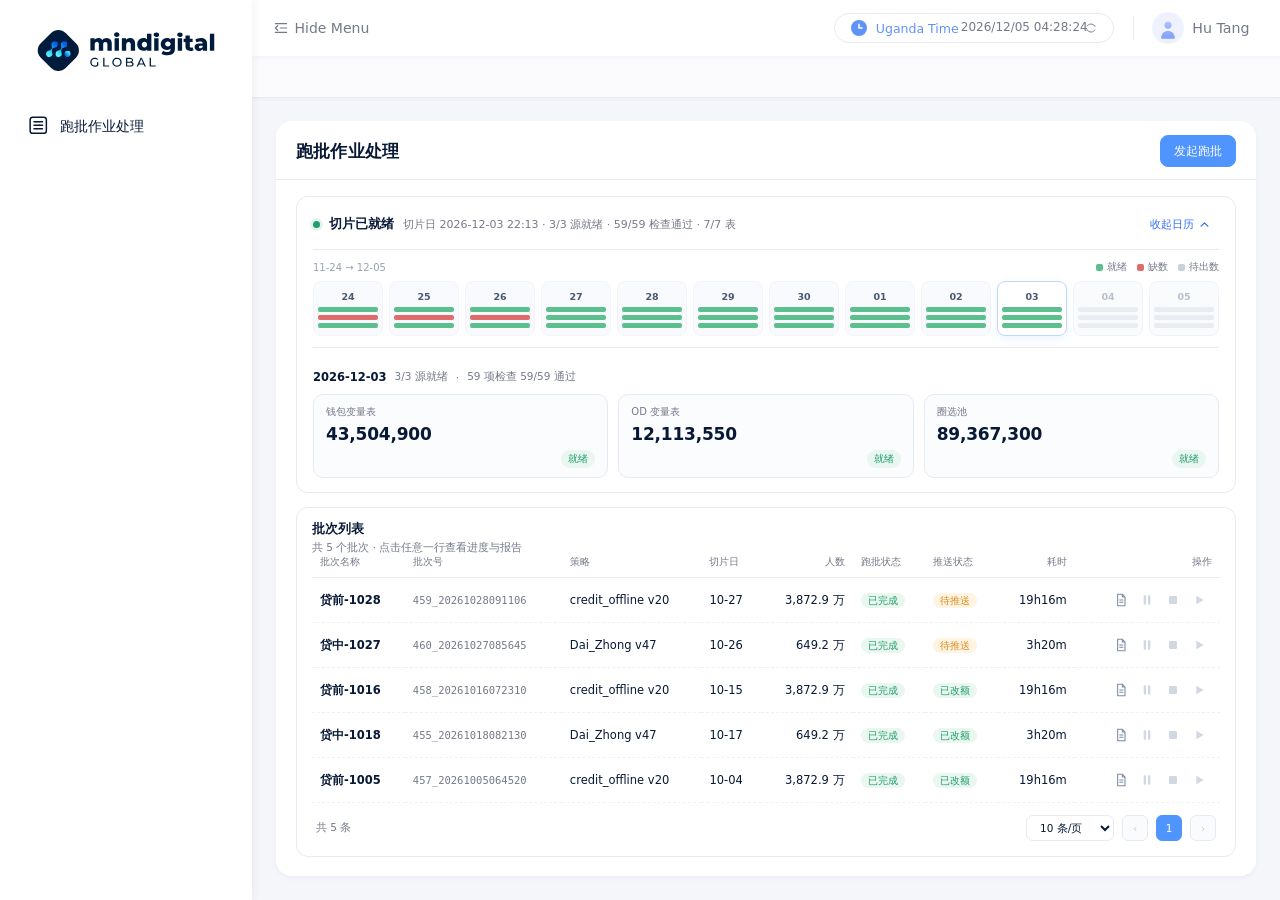
<file: index.html>
<!DOCTYPE html>
<html lang="zh-CN">
<head>
<meta charset="utf-8">
<meta name="viewport" content="width=device-width, initial-scale=1">
<title>跑批作业处理 · risk control platform</title>
<style>
/* ===== shell ===== */
:root {
  --ink:#081936; --muted:#75798A; --faint:#9AA1B6;
  --blue:#5095FF; --blue-deep:#2F6BFF; --blue-weak:#EEF4FF;
  --line:#E8EAF2; --page:#F5F6FA;
  --green:#1F9D6B; --green-weak:#E9F7F0;
  --amber:#D98A1F; --amber-weak:#FFF4E2;
  --red:#D64545; --red-weak:#FDECEC;
}
* { box-sizing:border-box; }
html, body { height:100%; margin:0; }
body {
  font-family:-apple-system, system-ui, "Segoe UI", Roboto, "Helvetica Neue", Arial, "Noto Sans", sans-serif;
  font-size:14px; color:var(--ink); background:var(--page);
  -webkit-font-smoothing:antialiased; -moz-osx-font-smoothing:grayscale;
  overflow-x:auto; overflow-y:hidden;
}
.app { display:flex; height:100vh; min-height:640px; position:relative; }
.sidebar { flex:0 0 252px; width:252px; background:#fff; box-shadow:2px 0 8px rgba(29,35,41,.05); position:relative; z-index:5; transition:width .28s cubic-bezier(.645,.045,.355,1), flex-basis .28s cubic-bezier(.645,.045,.355,1); overflow:hidden; }
.brand { padding:28.5px 0 0 35.5px; }
.brand img { display:block; width:180.5px; height:auto; }
.nav { margin-top:26.5px; }
.subnav { display:flex; flex-direction:column; margin-top:2px; }
.subnav-item { position:relative; height:36px; display:flex; align-items:center; padding:0 22px 0 62px; border:0; background:none; font:inherit; font-size:13px; color:var(--muted); cursor:pointer; text-align:left; }
.subnav-item:hover { color:var(--ink); background:rgba(80,149,255,.04); }
.subnav-item.on { color:var(--blue-deep); font-weight:500; background:#F3F8FF; }
.subnav-item.on:before { content:''; position:absolute; left:0; top:8px; bottom:8px; width:2px; background:var(--blue); border-radius:1px; }

.nav-item { height:54px; display:flex; align-items:center; padding:0 22.6px 0 27.5px; cursor:pointer; color:var(--ink); font-size:14px; line-height:1; transition:background .2s; user-select:none; }
.nav-item:hover { background:rgba(80,149,255,.05); }
.nav-item .ico { width:20.5px; height:20.5px; flex:0 0 20.5px; margin-right:12px; }
.nav-item .label { flex:1 1 auto; white-space:nowrap; transform:translateY(.5px); }
.chev { width:9px; height:5.4px; flex:0 0 9px; color:var(--ink); opacity:.92; }
.main { flex:1 1 auto; min-width:0; display:flex; flex-direction:column; }
.topbar { flex:0 0 56px; height:56px; background:#fff; display:flex; align-items:center; justify-content:space-between; padding:0 30.5px 0 22px; box-shadow:0 2px 3px rgba(151,160,195,.08); position:relative; z-index:4; }
.hide-btn { display:flex; align-items:center; gap:6.5px; position:relative; top:-.5px; background:none; border:0; padding:0; margin:0; font:inherit; font-size:14px; color:var(--muted); cursor:pointer; transition:color .2s; }
.hide-btn:hover { color:var(--ink); }
.hide-btn svg { width:14px; height:14px; display:block; }
.top-right { display:flex; align-items:center; }
.timepill { position:relative; width:279.5px; height:30px; flex:0 0 279.5px; border:1px solid var(--line); border-radius:15px; background:#fff; white-space:nowrap; }
.timepill .clk { position:absolute; left:16px; top:6px; width:16px; height:16px; display:block; }
.timepill .tz { position:absolute; left:40.5px; top:50%; transform:translateY(-50%); color:#6193F7; font-size:12.5px; }
.timepill .date { position:absolute; left:125.5px; top:50%; transform:translateY(calc(-50% - 1.5px)); color:var(--muted); font-size:12px; }
.timepill .sync { position:absolute; left:249.5px; top:8px; width:12px; height:12px; display:block; color:var(--muted); cursor:pointer; }
.vdiv { width:1px; height:24px; background:var(--line); margin:0 0 0 19px; }
.user { display:flex; align-items:center; margin-left:18.5px; cursor:pointer; }
.avatar { width:32px; height:32px; border-radius:50%; overflow:hidden; background:#EFF2FE; display:block; }
.uname { margin-left:8px; font-size:14.2px; color:var(--muted); white-space:nowrap; transform:translateY(-.5px); }
.subbar { flex:0 0 42px; height:42px; background:#FBFBFD; border-bottom:1px solid #E8EAF2; box-shadow:0 2px 4px rgba(151,160,195,.08); position:relative; z-index:3; }
.content { flex:1 1 auto; min-height:0; padding:23px 24px 24px; background:var(--page); }
.card { height:100%; background:#fff; border-radius:16px; box-shadow:0 2px 4px rgba(151,160,195,.1); position:relative; overflow:hidden; }
.app.collapsed .sidebar { width:0; flex-basis:0; }

/* ===== workspace ===== */
.ws { display:flex; flex-direction:column; }
.ws-head { flex:0 0 auto; padding:14px 20px 12px; border-bottom:1px solid var(--line); position:relative; }
.ws-top { display:flex; align-items:center; justify-content:space-between; gap:14px; }
.ws-left { display:flex; align-items:center; gap:12px; min-width:0; }
.ws-h1 { font-size:17px; font-weight:600; letter-spacing:.2px; white-space:nowrap; }
.concept { font-size:9.5px; font-weight:500; color:#7C8AA5; background:#F2F5FA; border:1px solid #E6EAF2; border-radius:4px; padding:1px 5px; letter-spacing:0; }
.ws-meta { margin-top:7px; display:flex; align-items:center; gap:9px; font-size:12px; color:var(--muted); white-space:nowrap; overflow:hidden; }
.task-btn { display:inline-flex; align-items:center; gap:6px; background:none; border:0; padding:0 0 0 12px; border-left:1px solid var(--line); font:inherit; color:var(--ink); cursor:pointer; white-space:nowrap; }
.task-btn svg { width:9px; height:5.4px; color:var(--muted); }
.task-name { font-size:13px; font-weight:600; }
.task-code { font-size:11px; color:var(--muted); }
.sep { width:1px; height:10px; background:var(--line); }
.ws-right { display:flex; align-items:center; gap:10px; flex:0 0 auto; white-space:nowrap; }
.ws-right .btn, .ws-right .badge, .slice-chip { white-space:nowrap; flex:0 0 auto; }
.slice-chip { display:flex; gap:6px; align-items:center; border:1px solid var(--line); border-radius:8px; padding:5px 9px; font-size:11.5px; color:var(--muted); background:#FBFCFE; }
.slice-chip b { color:var(--ink); font-weight:600; }
.slice-chip i { font-style:normal; color:var(--faint); }
.badge { font-size:11px; padding:4px 9px; border-radius:999px; background:var(--green-weak); color:var(--green); font-weight:500; }
.badge.running { background:var(--blue-weak); color:var(--blue-deep); }
.badge.waiting { background:var(--amber-weak); color:var(--amber); }
.task-menu { position:absolute; top:44px; left:150px; width:330px; background:#fff; border:1px solid var(--line); border-radius:10px; box-shadow:0 12px 28px rgba(20,30,60,.12); padding:6px; z-index:20; }
.task-menu[hidden] { display:none; }
.task-menu button { display:flex; width:100%; justify-content:space-between; align-items:center; gap:10px; padding:9px 10px; border:0; background:none; border-radius:7px; text-align:left; cursor:pointer; font:inherit; }
.task-menu button:hover { background:#F6F9FE; }
.task-menu button.on { background:#F3F8FF; }
.task-menu b { font-size:12.5px; font-weight:600; display:block; }
.task-menu i { font-size:10.5px; color:var(--muted); font-style:normal; display:block; margin-top:2px; }
.task-menu em { font-size:11px; color:var(--muted); font-style:normal; }

.stages { flex:0 0 auto; display:grid; grid-template-columns:repeat(4,1fr); border-bottom:1px solid var(--line); }
.stage { position:relative; display:flex; align-items:center; gap:10px; padding:10px 16px 9px; background:#fff; border:0; border-right:1px solid var(--line); cursor:pointer; text-align:left; font:inherit; color:var(--ink); }
.stage:last-child { border-right:0; }
.stage:after { content:''; position:absolute; left:0; right:0; bottom:-1px; height:2px; background:transparent; }
.stage.active { background:#FAFBFF; }
.stage.active:after { background:var(--blue); }
.st-no { font-size:10.5px; color:var(--faint); font-variant-numeric:tabular-nums; }
.st-body b { display:block; font-size:12.5px; font-weight:600; }
.st-body i { display:block; font-size:10.5px; color:var(--muted); font-style:normal; margin-top:2px; white-space:nowrap; overflow:hidden; text-overflow:ellipsis; }
.st-flag { margin-left:auto; width:6px; height:6px; border-radius:50%; background:#DDE2EA; flex:0 0 6px; }
.st-flag.done { background:var(--green); }
.st-flag.live { background:var(--blue); box-shadow:0 0 0 3px rgba(80,149,255,.16); }
.st-flag.warn { background:var(--amber); }

.panel-wrap { flex:1 1 auto; min-height:0; overflow:auto; padding:16px 20px 22px; background:#fff; }
.panel { display:none; }
.panel.active { display:block; }
.panel-wrap::-webkit-scrollbar { width:8px; }
.panel-wrap::-webkit-scrollbar-thumb { background:#DFE4EE; border-radius:4px; }

.box { border:1px solid var(--line); border-radius:12px; padding:13px 15px; background:#fff; }
.box-head { display:flex; align-items:flex-start; justify-content:space-between; gap:12px; }
.box h3 { margin:0; font-size:12.5px; font-weight:600; }
.box .sub { margin:3px 0 0; font-size:10.5px; color:var(--muted); }

.btn { display:inline-flex; align-items:center; justify-content:center; gap:6px; height:32px; padding:0 13px; border-radius:8px; border:1px solid var(--line); background:#fff; color:var(--ink); font:inherit; font-size:12px; font-weight:500; cursor:pointer; transition:background .15s,border-color .15s; }
.btn:hover { border-color:#C9D4EA; }
.btn.primary { background:var(--blue); border-color:var(--blue); color:#fff; }
.btn.primary:hover { background:#3F86F5; }
.btn.primary[disabled] { background:#B9CDF2; border-color:#B9CDF2; cursor:not-allowed; }
.btn.danger { color:var(--red); border-color:#F1C9C9; }
.btn.danger:hover { background:#FFF7F7; }
.btn.ghost { border-color:transparent; color:var(--muted); }
.btn.ghost:hover { color:var(--ink); background:#F6F8FC; }
.btn.wide { width:100%; height:34px; font-size:12.5px; margin-top:2px; }
.btn.sm { height:26px; padding:0 9px; font-size:11px; }

/* prepare */
.prep-grid { display:grid; grid-template-columns:minmax(0,1.3fr) minmax(0,1fr); gap:14px; align-items:stretch; }
.prep-left { display:flex; flex-direction:column; gap:14px; min-width:0; }
.form-box { align-self:stretch; }
.cal { margin-top:10px; display:grid; grid-template-columns:repeat(14,minmax(0,1fr)); gap:5px; }
.cal-col { border:1px solid transparent; border-radius:8px; padding:6px 2px 5px; text-align:center; cursor:pointer; }
.cal-col:hover { background:#F7F9FD; }
.cal-col.sel { border-color:#BFD6FF; background:#F3F8FF; }
.cal-d { font-size:10.5px; font-weight:600; color:var(--ink); white-space:nowrap; }
.cal-bars { margin-top:5px; display:flex; flex-direction:column; gap:2px; }
.cal-bars i { height:4px; border-radius:2px; background:#DDE2EB; display:block; }
.cal-bars i.ok { background:#5BC08D; }
.cal-bars i.warn { background:#E7B04A; }
.cal-bars i.bad { background:#E06B6B; }
.legend { display:flex; gap:10px; font-size:10px; color:var(--muted); align-items:center; }
.legend span { display:inline-flex; align-items:center; gap:4px; }
.legend b { width:7px; height:7px; border-radius:2px; display:inline-block; }

.cal-detail { margin-top:11px; border-top:1px solid var(--line); padding-top:9px; }
.cd-head { display:flex; align-items:center; gap:8px; font-size:11px; color:var(--muted); margin-bottom:3px; }
.cd-head b { color:var(--ink); font-size:11.5px; }
.cd-row { display:grid; grid-template-columns:minmax(0,1fr) 96px 64px 52px; gap:8px; align-items:center; padding:5px 0; border-bottom:1px dashed #EFF1F6; font-size:11px; }
.cd-row:last-child { border-bottom:0; }
.cd-row .nm { color:var(--ink); }
.cd-row .num { text-align:right; font-variant-numeric:tabular-nums; color:var(--ink); }
.cd-row .dl { text-align:right; color:var(--muted); font-variant-numeric:tabular-nums; }
.tag { justify-self:end; font-size:10px; padding:2px 7px; border-radius:999px; }
.tag.ok { background:var(--green-weak); color:var(--green); }
.tag.warn { background:var(--amber-weak); color:var(--amber); }
.tag.bad { background:var(--red-weak); color:var(--red); }
.tag.na { background:#F1F3F7; color:var(--faint); }

.launch h3 { margin:0 0 2px; }
.checks { list-style:none; margin:0; padding:0; display:flex; flex-direction:column; gap:7px; }
.checks li { display:flex; gap:7px; align-items:flex-start; font-size:11.5px; color:var(--ink); }
.checks li svg { width:13px; height:13px; margin-top:1px; flex:0 0 13px; }
.checks li small { color:var(--muted); font-size:10.5px; }
.est { display:grid; grid-template-columns:repeat(3,1fr); gap:6px; margin:11px 0 10px; padding-top:10px; border-top:1px solid var(--line); }
.est div i { display:block; font-size:9.5px; color:var(--muted); font-style:normal; }
.est div b { display:block; font-size:12px; font-weight:600; margin-top:2px; white-space:nowrap; }
.est-note { margin-top:9px; font-size:10px; color:var(--faint); }
.hint { margin-top:7px; font-size:10px; color:var(--faint); text-align:center; }

.cfg { margin-top:10px; display:grid; grid-template-columns:repeat(4,minmax(0,1fr)); gap:10px; }
.cfg div i { display:block; font-size:9.5px; color:var(--faint); font-style:normal; }
.cfg div b { display:block; font-size:11.5px; font-weight:500; margin-top:2px; white-space:nowrap; overflow:hidden; text-overflow:ellipsis; }

table.list { width:100%; border-collapse:collapse; font-size:11px; }
table.list th { text-align:left; font-weight:500; color:var(--muted); font-size:10px; padding:0 6px 6px; border-bottom:1px solid var(--line); white-space:nowrap; }
table.list td { padding:6px; border-bottom:1px dashed #EFF1F6; font-variant-numeric:tabular-nums; white-space:nowrap; }
table.list tr:last-child td { border-bottom:0; }
table.list td.r, table.list th.r { text-align:right; }
table.list td.mono { font-family:ui-monospace, SFMono-Regular, Menlo, monospace; font-size:10.5px; color:var(--muted); }

.stages[hidden] { display:none; }
.stages.three { grid-template-columns:repeat(3,1fr); }
.back { border:0; background:none; padding:0; color:var(--muted); font-size:11.5px; cursor:pointer; white-space:nowrap; }
.back:hover { color:var(--ink); }
.list-head { margin:16px 0 8px; }
.list-head h3 { margin:0; font-size:12.5px; font-weight:600; }
.batch-table { width:100%; border-collapse:collapse; font-size:11.5px; }
.batch-table th { text-align:left; font-size:10px; color:var(--muted); font-weight:500; padding:0 8px 8px; border-bottom:1px solid var(--line); white-space:nowrap; }
.batch-table td { padding:9px 8px; border-bottom:1px dashed #EFF1F6; white-space:nowrap; }
.batch-table tbody tr { cursor:pointer; }
.batch-table tbody tr:hover { background:#F8FAFE; }
.batch-table td.nm { font-weight:600; }
.batch-table td.mono { font-family:ui-monospace,SFMono-Regular,Menlo,monospace; font-size:10.5px; color:var(--muted); }
.batch-table td.r, .batch-table th.r { text-align:right; }
.tag.info { background:var(--blue-weak); color:var(--blue-deep); }

.grid3 { display:grid; grid-template-columns:repeat(3,minmax(0,1fr)); gap:0 18px; }
.gp-wrap { display:grid; grid-template-columns:minmax(0,1.1fr) minmax(0,1fr); gap:14px; border:1px solid var(--line); border-radius:10px; padding:12px; background:#FAFBFE; }
.gp-title { font-size:10px; color:var(--muted); margin-bottom:6px; }
.glist { display:flex; flex-direction:column; gap:6px; max-height:230px; overflow:auto; }
.gitem { display:flex; align-items:center; gap:8px; border:1px solid var(--line); border-radius:8px; padding:8px 10px; background:#fff; font:inherit; font-size:11.5px; color:var(--ink); }
button.gitem { cursor:pointer; text-align:left; }
.gitem.sel { border-color:#BFD6FF; background:#F5F9FF; }
.gitem .cbx { width:12px; height:12px; border:1px solid #C9D2E2; border-radius:3px; flex:0 0 12px; }
.gitem.sel .cbx { background:var(--blue); border-color:var(--blue); position:relative; }
.gitem.sel .cbx:after { content:''; position:absolute; left:3px; top:1px; width:3px; height:6px; border:solid #fff; border-width:0 1.5px 1.5px 0; transform:rotate(45deg); }
.gitem .nm { flex:1 1 auto; overflow:hidden; text-overflow:ellipsis; white-space:nowrap; }
.gitem .gnum { font-variant-numeric:tabular-nums; color:var(--muted); }
.gitem .gx { font-style:normal; color:#8AA0C4; cursor:pointer; font-size:13px; line-height:1; }
.gitem .gx:hover { color:var(--red); }
.gitem .gchk { width:12px; height:12px; flex:0 0 12px; }
.gitem svg.gicon { width:14px; height:14px; flex:0 0 14px; color:var(--faint); }
.gp-empty { padding:18px; text-align:center; color:var(--faint); font-size:10.5px; border:1px dashed var(--line); border-radius:8px; }
.gp-total { margin-top:8px; font-size:10.5px; color:var(--muted); text-align:right; font-variant-numeric:tabular-nums; }

.ws-back-row { display:flex; padding:12px 20px 0; }
.ws-back-row + .ws-top { padding-top:8px; }
/* readiness strip */
.readiness { padding:14px 16px; }
.ready-row { display:flex; align-items:center; gap:9px; }
.ready-dot { width:7px; height:7px; border-radius:50%; background:var(--green); box-shadow:0 0 0 3px rgba(31,157,107,.12); flex:0 0 7px; }
.ready-row b { font-size:12.5px; font-weight:600; }
.ready-meta { font-size:11px; color:var(--muted); }
.ready-row .btn { margin-left:auto; color:var(--blue-deep); }
.ready-body { margin-top:12px; border-top:1px solid var(--line); padding-top:10px; }
.cal-head { display:flex; align-items:center; justify-content:space-between; font-size:10px; color:var(--faint); margin-bottom:7px; }
.ready-body .cal { margin-top:0; }
.ready-body .cal-col { padding:9px 4px 7px; }
.ready-body .cal-bars i { height:5px; }
.form-grid { display:grid; grid-template-columns:1fr 1fr; gap:0 20px; }
.form-grid .field { margin-top:10px; }
.form-grid .span2 { grid-column:span 2; }
.push-grid .btn.wide { margin-top:12px; }
.form-foot { display:flex; justify-content:flex-end; margin-top:16px; padding-top:12px; border-top:1px solid var(--line); }

/* config form */
.form-box .box-head { margin-bottom:2px; }
.field { margin-top:10px; }
.field > label { display:block; font-size:9.5px; color:var(--muted); margin-bottom:5px; }
.static { font-size:12px; color:var(--ink); }
.opts { display:grid; grid-template-columns:1fr 1fr; gap:6px; }
.opt { border:1px solid var(--line); border-radius:8px; padding:7px 8px; background:#fff; text-align:left; cursor:pointer; font:inherit; }
.opt:hover { border-color:#C9D4EA; }
.opt.on { border-color:#BFD6FF; background:#F5F9FF; }
.opt b { display:block; font-size:11px; font-weight:600; color:var(--ink); }
.opt i { display:block; font-style:normal; font-size:9.5px; color:var(--muted); margin-top:2px; }
.ver-row { display:flex; align-items:center; }
.seg { display:inline-flex; border:1px solid var(--line); border-radius:7px; overflow:hidden; }
.seg button { border:0; background:#fff; padding:5px 10px; font:inherit; font-size:11px; color:var(--ink); cursor:pointer; }
.seg button.on { background:#F0F6FF; color:var(--blue-deep); font-weight:600; }
.ver { margin-left:8px; font-size:11px; color:var(--muted); }
.ver-pill { display:inline-flex; align-items:center; height:26px; padding:0 10px; border:1px solid var(--line); border-radius:7px; font-size:11px; color:var(--ink); background:#FAFBFE; }
.groups { display:flex; flex-direction:column; gap:5px; }
.chk { display:flex; align-items:center; gap:7px; border:1px solid var(--line); border-radius:7px; padding:6px 8px; background:#fff; font:inherit; font-size:11px; color:var(--ink); cursor:pointer; text-align:left; }
.chk:hover { border-color:#C9D4EA; }
.chk.on { border-color:#BFD6FF; background:#F5F9FF; }
.cbx { width:12px; height:12px; border:1px solid #C9D2E2; border-radius:3px; flex:0 0 12px; position:relative; }
.chk.on .cbx { background:var(--blue); border-color:var(--blue); }
.chk.on .cbx:after { content:''; position:absolute; left:3px; top:1px; width:3px; height:6px; border:solid #fff; border-width:0 1.5px 1.5px 0; transform:rotate(45deg); }
.chk em { margin-left:auto; font-style:normal; color:var(--muted); font-size:10px; }
.auto-row { display:flex; align-items:center; gap:8px; margin-top:7px; font-size:10.5px; color:var(--muted); }
.auto-row .switch { margin-left:auto; width:28px; height:16px; }
.auto-row .switch:after { width:12px; height:12px; }
.auto-row .switch.on:after { left:14px; }


.input { width:100%; height:30px; border:1px solid var(--line); border-radius:7px; padding:0 9px; font:inherit; font-size:11.5px; color:var(--ink); outline:none; background:#fff; }
.input:focus { border-color:#BFD6FF; box-shadow:0 0 0 3px rgba(80,149,255,.1); }
.textarea { width:100%; min-height:50px; border:1px solid var(--line); border-radius:7px; padding:7px 9px; font:inherit; font-size:11.5px; color:var(--ink); outline:none; resize:none; background:#fff; }
.textarea:focus { border-color:#BFD6FF; box-shadow:0 0 0 3px rgba(80,149,255,.1); }
.req { color:var(--red); font-style:normal; margin-left:2px; }
.row2 { display:grid; grid-template-columns:1fr 1fr; gap:10px; }
.row2 .field { margin-top:10px; }

/* group summary + picker */
.group-summary { display:flex; align-items:center; justify-content:space-between; gap:8px; font-size:10.5px; color:var(--muted); }
.group-summary b { color:var(--ink); font-weight:600; }
.group-chips { display:flex; flex-wrap:wrap; gap:5px; margin-top:7px; }
.gchip { display:inline-flex; align-items:center; gap:5px; background:#F2F6FE; border:1px solid #DCE6F8; border-radius:6px; padding:3px 6px; font-size:10.5px; color:#2F4A78; }
.gchip i { font-style:normal; cursor:pointer; color:#8AA0C4; font-size:12px; line-height:1; }
.gchip i:hover { color:var(--red); }
.modal-mask { position:fixed; inset:0; background:rgba(15,25,45,.28); z-index:40; }
.picker { position:fixed; left:50%; top:50%; transform:translate(-50%,-50%); width:760px; max-width:calc(100vw - 64px); max-height:calc(100vh - 80px); background:#fff; border-radius:14px; box-shadow:0 24px 60px rgba(15,25,45,.25); z-index:41; display:flex; flex-direction:column; }
.picker-head { display:flex; justify-content:space-between; align-items:flex-start; padding:16px 18px 10px; }
.picker-head h3 { margin:0; font-size:14px; }
.picker-head p { margin:3px 0 0; font-size:10.5px; color:var(--muted); }
.picker-x { border:0; background:none; font-size:18px; color:var(--faint); cursor:pointer; line-height:1; }
.picker-search { padding:0 18px 10px; }
.picker-search input { width:100%; height:32px; border:1px solid var(--line); border-radius:8px; padding:0 10px; font:inherit; font-size:12px; outline:none; }
.picker-search input:focus { border-color:#BFD6FF; box-shadow:0 0 0 3px rgba(80,149,255,.1); }
.picker-table { flex:1 1 auto; min-height:120px; overflow:auto; padding:0 18px; }
.ghead { display:grid; grid-template-columns:24px minmax(0,1fr) 110px 130px; gap:10px; font-size:9.5px; color:var(--muted); padding:6px 8px; border-bottom:1px solid var(--line); position:sticky; top:0; background:#fff; z-index:1; }
.ghead .r { text-align:right; }
.grow { display:grid; grid-template-columns:24px minmax(0,1fr) 110px 130px; gap:10px; align-items:center; width:100%; border:0; border-bottom:1px dashed #EFF1F6; background:#fff; padding:10px 8px; text-align:left; font:inherit; cursor:pointer; }
.grow:hover { background:#F8FAFE; }
.grow.on { background:#F3F8FF; }
.grow.on .cbx { background:var(--blue); border-color:var(--blue); position:relative; }
.grow.on .cbx:after { content:''; position:absolute; left:3px; top:1px; width:3px; height:6px; border:solid #fff; border-width:0 1.5px 1.5px 0; transform:rotate(45deg); }
.gname { display:flex; flex-direction:column; gap:2px; font-size:11.5px; color:var(--ink); min-width:0; }
.gname i { font-style:normal; font-size:9.5px; color:var(--muted); white-space:nowrap; overflow:hidden; text-overflow:ellipsis; max-width:340px; }
.gnum { text-align:right; font-size:11px; font-variant-numeric:tabular-nums; }
.gtime { text-align:right; font-size:9.5px; color:var(--muted); font-variant-numeric:tabular-nums; }
.gempty { padding:26px; text-align:center; color:var(--muted); font-size:11px; }
.picker-foot { display:flex; align-items:center; justify-content:space-between; padding:12px 18px; border-top:1px solid var(--line); font-size:11px; }
.picker-foot b { font-weight:600; }
.picker-foot .btn { margin-left:6px; }

/* run */
.run-top { display:grid; grid-template-columns:132px minmax(0,1fr) auto; gap:16px; align-items:center; }
.ring { position:relative; width:124px; height:124px; }
.ring svg { transform:rotate(-90deg); }
.ring .val { position:absolute; inset:0; display:flex; flex-direction:column; align-items:center; justify-content:center; }
.ring .val b { font-size:22px; font-weight:600; letter-spacing:-.4px; }
.ring .val i { font-style:normal; font-size:10px; color:var(--muted); margin-top:2px; }
.run-stats { display:grid; grid-template-columns:repeat(3,minmax(0,1fr)); gap:9px 14px; }
.run-stats i { display:block; font-style:normal; font-size:9.5px; color:var(--muted); }
.run-stats b { display:block; font-size:13px; font-weight:600; margin-top:2px; font-variant-numeric:tabular-nums; }
.run-side { display:flex; flex-direction:column; gap:6px; align-items:flex-end; }
.run-side .muted { font-size:10px; color:var(--faint); }

.idle { padding:26px 0 22px; text-align:center; }
.idle .big { font-size:13px; font-weight:600; }
.idle .sub { margin-top:4px; font-size:11px; color:var(--muted); }
.idle .btn { margin-top:12px; }

.chart-grid { display:grid; grid-template-columns:minmax(0,1.15fr) minmax(0,1fr); gap:14px; margin-top:14px; }
.chart-box svg { display:block; width:100%; }
.axis { font-size:9px; fill:#9AA1B6; }
.grid-line { stroke:#EFF1F6; stroke-width:1; }
.series { fill:none; stroke:#5095FF; stroke-width:2; stroke-linejoin:round; stroke-linecap:round; }
.dot-now { fill:#fff; stroke:#5095FF; stroke-width:2; }
.shard-canvas { display:block; width:100%; height:88px; margin-top:8px; }
.pctl { display:flex; gap:12px; margin-top:8px; font-size:10px; color:var(--muted); }
.pctl b { color:var(--ink); font-weight:600; }

.anomaly { margin-top:14px; }
.anomaly ul { list-style:none; margin:8px 0 0; padding:0; display:flex; flex-direction:column; gap:6px; }
.anomaly li { display:flex; gap:8px; align-items:flex-start; font-size:11px; }
.anomaly li .pin { width:6px; height:6px; border-radius:50%; margin-top:4px; flex:0 0 6px; background:var(--amber); }
.anomaly li.bad .pin { background:var(--red); }
.anomaly li b { font-weight:600; }
.anomaly li span { color:var(--muted); }

/* report */
.rep-head { display:flex; align-items:center; justify-content:space-between; gap:12px; margin-bottom:12px; }
.rep-head .t { font-size:13px; font-weight:600; }
.rep-head .s { font-size:10.5px; color:var(--muted); margin-top:3px; }
.rep-head .actions { display:flex; gap:6px; }
.kpis { display:grid; grid-template-columns:repeat(6,minmax(0,1fr)); gap:8px; }
.kpi { border:1px solid var(--line); border-radius:10px; padding:9px 10px; }
.kpi i { display:block; font-style:normal; font-size:9.5px; color:var(--muted); }
.kpi b { display:block; font-size:17px; font-weight:600; letter-spacing:-.3px; margin-top:3px; font-variant-numeric:tabular-nums; white-space:nowrap; }
.kpi small { display:block; font-size:9.5px; color:var(--faint); margin-top:2px; white-space:nowrap; }
.kpi.up b { color:#C2413B; }
.kpi.down b { color:var(--green); }

.tl { margin-top:14px; }
.tl-bar { display:flex; height:16px; border-radius:4px; overflow:hidden; margin-top:10px; }
.tl-bar i { display:block; height:100%; }
.tl-legend { display:flex; gap:14px; margin-top:8px; font-size:10px; color:var(--muted); flex-wrap:wrap; }
.tl-legend span { display:inline-flex; align-items:center; gap:5px; }
.tl-legend b { width:7px; height:7px; border-radius:2px; display:inline-block; }
.tl-axis { display:flex; justify-content:space-between; font-size:9px; color:var(--faint); margin-top:5px; }

.res-grid { display:grid; grid-template-columns:minmax(0,1fr) minmax(0,1fr); gap:14px; margin-top:14px; }
.res-row { display:grid; grid-template-columns:88px minmax(0,1fr) 56px; gap:8px; align-items:center; font-size:10.5px; margin-top:8px; }
.res-row .bar { height:6px; border-radius:3px; background:#EEF1F6; overflow:hidden; }
.res-row .bar i { display:block; height:100%; background:#8FB4FF; border-radius:3px; }
.res-row .num { text-align:right; font-variant-numeric:tabular-nums; color:var(--ink); }

.split { margin-top:10px; }
.split-bar { display:flex; height:10px; border-radius:5px; overflow:hidden; background:#EEF1F6; }
.split-bar i { display:block; height:100%; }
.split-legend { display:flex; flex-direction:column; gap:6px; margin-top:10px; }
.split-legend div { display:flex; align-items:center; gap:7px; font-size:11px; }
.split-legend b { width:8px; height:8px; border-radius:2px; }
.split-legend span { color:var(--muted); }
.split-legend em { margin-left:auto; font-style:normal; font-variant-numeric:tabular-nums; }

/* push */
.push-grid { display:grid; grid-template-columns:minmax(0,1.05fr) minmax(0,1fr); gap:14px; }
.big-split { display:flex; gap:18px; margin:10px 0 4px; }
.big-split div i { display:block; font-style:normal; font-size:9.5px; color:var(--muted); }
.big-split div b { display:block; font-size:19px; font-weight:600; margin-top:2px; white-space:nowrap; }
.big-split .up b { color:#C2413B; }
.big-split .down b { color:var(--green); }

.steps { margin:12px 0 4px; display:flex; flex-direction:column; }
.step { display:flex; gap:9px; font-size:11px; padding-bottom:11px; position:relative; }
.step:last-child { padding-bottom:0; }
.step .dot { width:14px; height:14px; border-radius:50%; border:1.5px solid #D6DCE8; flex:0 0 14px; background:#fff; position:relative; z-index:1; display:flex; align-items:center; justify-content:center; }
.step .dot svg { width:8px; height:8px; }
.step:not(:last-child):after { content:''; position:absolute; left:6.5px; top:14px; bottom:0; width:1px; background:#E4E8F0; }
.step.done .dot { background:var(--green); border-color:var(--green); }
.step.done .dot svg { stroke:#fff; }
.step.now .dot { border-color:var(--blue); box-shadow:0 0 0 3px rgba(80,149,255,.15); }
.step b { font-weight:500; display:block; }
.step span { color:var(--muted); font-size:10px; display:block; margin-top:2px; }
.step .right { margin-left:auto; font-size:10px; color:var(--faint); white-space:nowrap; }

.switch-row { display:flex; align-items:center; justify-content:space-between; gap:10px; border-top:1px solid var(--line); margin-top:10px; padding-top:10px; font-size:11px; }
.switch { width:32px; height:18px; border-radius:9px; background:#DCE2EE; position:relative; cursor:pointer; transition:background .15s; flex:0 0 32px; }
.switch:after { content:''; position:absolute; width:14px; height:14px; border-radius:50%; background:#fff; top:2px; left:2px; transition:left .15s; box-shadow:0 1px 2px rgba(0,0,0,.15); }
.switch.on { background:var(--blue); }
.switch.on:after { left:16px; }
.switch-row small { display:block; color:var(--muted); font-size:9.5px; margin-top:2px; }
.demo-link { display:inline-block; margin-top:6px; font-size:10px; color:var(--blue-deep); cursor:pointer; text-decoration:underline; text-underline-offset:2px; }

.toast { position:fixed; left:50%; bottom:34px; transform:translateX(-50%); background:#101B33; color:#fff; font-size:12px; padding:9px 15px; border-radius:8px; box-shadow:0 8px 24px rgba(10,20,40,.2); z-index:50; }
.toast[hidden] { display:none; }

.ws-back-row { display:flex; padding:12px 20px 0; }
.ws-back-row + .ws-top { padding-top:8px; }
.matrix .seg.small button { padding:3px 8px; font-size:10px; }
.mtx { width:100%; border-collapse:collapse; margin-top:8px; table-layout:fixed; }
.mtx th { font-size:10px; color:var(--muted); font-weight:500; text-align:left; padding:8px 10px; border-bottom:1px solid var(--line); background:#FAFBFE; }
.mtx td { font-size:11.5px; padding:8px 10px; border-bottom:1px solid #F1F3F7; vertical-align:middle; }
.mtx th:nth-child(n+2), .mtx td:nth-child(n+2) { text-align:right; }
.mtx th:first-child { width:32%; }
.mtx td.sum { color:var(--muted); }
.mtx td.pick { cursor:pointer; }
.mtx td.pick:hover { background:#F7FAFF; }
.mtx td.off b { color:#B9C0CE; }
.mtx .mk { display:inline-flex; width:12px; height:12px; border:1px solid #C9D2E2; border-radius:3px; margin-right:7px; vertical-align:-2px; font-size:9px; color:#fff; align-items:center; justify-content:center; }
.mtx td.pick:not(.off) .mk { background:var(--blue); border-color:var(--blue); }
.mtx tr.mtx-sum td { border-bottom:none; background:#FAFBFE; }
.mtx-foot { display:flex; justify-content:space-between; align-items:flex-end; gap:18px; margin-top:12px; font-size:10.5px; color:var(--muted); }
.mtx-total { text-align:right; }
.mtx-total b { font-size:16px; color:var(--ink); margin:0 4px; font-variant-numeric:tabular-nums; }
.mtx-total i { display:block; font-style:normal; color:var(--faint); margin-top:2px; }
.btn.warn { background:#E8A23B; border-color:#E8A23B; color:#fff; }
.btn.warn:hover { background:#D9912B; border-color:#D9912B; }
.arm span { display:block; margin-top:6px; font-size:10px; color:#B26B1F; text-align:center; }

.selwrap { position:relative; }
.selwrap select { appearance:none; -webkit-appearance:none; padding-right:30px; background:#fff; cursor:pointer; width:100%; }
.selwrap .chev { position:absolute; right:11px; top:50%; transform:translateY(-50%); width:10px; height:6px; color:#9AA1B6; pointer-events:none; }

.gp-wrap { grid-template-columns:minmax(0,1fr) minmax(0,1.05fr); gap:16px; padding:14px; border-radius:12px; }
.gp-search { position:relative; margin-bottom:10px; }
.gp-search input { width:100%; height:34px; border:1px solid var(--line); border-radius:8px; padding:0 12px 0 32px; font:inherit; font-size:11.5px; background:#fff; outline:none; color:var(--ink); }
.gp-search input:focus { border-color:#BCD2F7; box-shadow:0 0 0 3px rgba(80,149,255,.12); }
.gp-search svg { position:absolute; left:11px; top:50%; transform:translateY(-50%); width:13px; height:13px; color:#9AA1B6; }
.gp-left .glist, .gp-right .glist { max-height:244px; overflow:auto; display:flex; flex-direction:column; gap:8px; }
.gitem { padding:10px 11px; transition:border-color .15s ease, background .15s ease; }
.gitem.sel { background:var(--blue); border-color:var(--blue); color:#fff; }
.gitem.sel .gnum { color:rgba(255,255,255,.9); }
.gitem.sel .gicon { color:#fff; }
.gitem.sel .gchk path { stroke:#fff; }
.gp-res-title { font-size:11px; font-weight:600; color:var(--ink); margin:2px 0 10px; }
.gcard { position:relative; border:1px solid #E7ECF6; border-radius:8px; background:#F7F9FD; padding:10px 34px 10px 14px; }
.gcard:before { content:''; position:absolute; left:0; top:8px; bottom:8px; width:3px; border-radius:2px; background:#D7E4FA; }
.gc-row { display:flex; gap:10px; font-size:10.5px; line-height:1.95; }
.gc-row .k { flex:0 0 56px; color:#9AA1B6; }
.gc-row .v { flex:1; color:var(--ink); overflow:hidden; text-overflow:ellipsis; white-space:nowrap; }
.gc-row .v.mono { font-family:ui-monospace,SFMono-Regular,Menlo,monospace; font-size:10px; color:#4B5872; }
.gcard .gx { position:absolute; right:9px; top:6px; }
.gp-foot { display:flex; justify-content:space-between; align-items:center; margin-top:12px; padding-top:9px; border-top:1px solid #F0F2F7; font-size:10.5px; color:var(--muted); }
.gp-foot b { color:var(--ink); font-variant-numeric:tabular-nums; }
.gp-reset { background:none; border:none; color:var(--blue-deep); font:inherit; font-size:10.5px; cursor:pointer; padding:0; }
.gp-reset:hover { text-decoration:underline; }
.foot-hint { font-size:10.5px; color:var(--red); margin-right:10px; }
.gp-empty { min-height:64px; display:flex; align-items:center; justify-content:center; }

.form-foot.split { justify-content:space-between; align-items:center; }
.run-sum { display:flex; align-items:center; gap:8px; font-size:10.5px; color:var(--muted); }
.run-sum b { color:var(--ink); font-variant-numeric:tabular-nums; }
.run-sum i { font-style:normal; color:#D5DAE4; }

.gsel { position:relative; }
.gsel-box { display:flex; align-items:center; gap:8px; width:100%; min-height:36px; border:1px solid var(--line); border-radius:8px; background:#fff; padding:5px 30px 5px 8px; cursor:pointer; font:inherit; text-align:left; }
.gsel-box:hover { border-color:#C7D7F2; }
.gsel-box.open { border-color:#BCD2F7; box-shadow:0 0 0 3px rgba(80,149,255,.12); }
.gchips { display:flex; flex-wrap:wrap; gap:6px; }
.gchip { display:inline-flex; align-items:center; gap:6px; background:#EFF5FF; border:1px solid #DCE8FC; border-radius:6px; padding:3px 7px; font-size:10.5px; color:#2E5FAE; }
.gchip b { font-weight:500; color:var(--ink); }
.gchip .n { color:#7C8CA8; font-variant-numeric:tabular-nums; }
.gchip .x { font-style:normal; color:#8AA0C4; cursor:pointer; }
.gchip .x:hover { color:var(--red); }
.gsel-ph { font-size:11.5px; color:#A6AFBF; padding-left:2px; }
.gsel-chev { position:absolute; right:11px; top:50%; width:10px; height:6px; color:#9AA1B6; pointer-events:none; }
.gsel-hint { margin-top:6px; font-size:10px; color:var(--muted); }
.gsel-hint b { color:var(--ink); font-variant-numeric:tabular-nums; }
.gpop { position:absolute; left:0; right:0; top:calc(100% + 6px); background:#fff; border:1px solid #E6E9F0; border-radius:10px; box-shadow:0 12px 32px rgba(20,40,80,.14); z-index:30; padding:10px; }
.gpop-list { max-height:230px; overflow:auto; display:flex; flex-direction:column; gap:2px; margin-top:8px; }
.gopt { display:flex; align-items:center; gap:9px; padding:7px 8px; border-radius:7px; border:none; background:none; font:inherit; font-size:11.5px; cursor:pointer; text-align:left; color:var(--ink); }
.gopt:hover { background:#F5F8FE; }
.gopt.on { background:#F2F7FF; }
.gopt .cbx { width:13px; height:13px; border:1px solid #C9D2E2; border-radius:3px; flex:0 0 13px; position:relative; }
.gopt.on .cbx { background:var(--blue); border-color:var(--blue); }
.gopt.on .cbx:after { content:''; position:absolute; left:4px; top:2px; width:3px; height:6px; border:solid #fff; border-width:0 1.5px 1.5px 0; transform:rotate(45deg); }
.gopt .nm { flex:1; overflow:hidden; text-overflow:ellipsis; white-space:nowrap; }
.gopt .num { color:var(--muted); font-variant-numeric:tabular-nums; }
.gpop-foot { display:flex; align-items:center; gap:10px; border-top:1px solid #F0F2F7; margin-top:8px; padding-top:8px; font-size:10.5px; color:var(--muted); }
.gpop-foot .sp { flex:1; }
.gpop-foot button { background:none; border:none; font:inherit; font-size:10.5px; cursor:pointer; color:var(--blue-deep); padding:0 2px; }
.gpop-foot button:hover { text-decoration:underline; }
.gpop.up { top:auto; bottom:calc(100% + 6px); }

.cal { gap:6px; margin-top:12px; }
.cal-col { background:#F8FAFD; border:1px solid #F1F4F9; border-radius:8px; padding:8px 3px 7px; }
.cal-col:hover { background:#F2F6FD; }
.cal-col.sel { background:#fff; border-color:#BFD6FF; box-shadow:0 3px 8px rgba(80,149,255,.10); }
.cal-d { font-size:9.5px; font-weight:600; color:#4A5872; }
.cal-bars { gap:3px; }
.cd-head { margin:13px 0 10px; font-size:10.5px; }
.cd-grid { display:grid; grid-template-columns:repeat(3,minmax(0,1fr)); gap:10px; }
.cd-card { border:1px solid var(--line); border-radius:10px; padding:10px 12px 9px; background:#FBFCFE; }
.cd-name { display:block; font-size:10px; color:var(--muted); }
.cd-card b { display:block; margin-top:5px; font-size:17px; font-weight:600; letter-spacing:-0.2px; font-variant-numeric:tabular-nums; }
.cd-card b.dim { color:#C2C9D6; }
.cd-meta { display:flex; align-items:center; justify-content:space-between; margin-top:6px; font-size:10px; }
.cd-meta .dl { font-style:normal; color:var(--muted); font-variant-numeric:tabular-nums; }

.cal { grid-template-columns:repeat(12,minmax(0,1fr)); }
.cal-col.pending { background:#FAFBFD; border-color:#F1F3F8; }
.cal-col.pending .cal-d { color:#B7BFCB; }
.cal-bars i.na { background:#E9EDF3; }

.gsel-sum { margin-top:7px; font-size:10px; color:var(--muted); }
.gsel-sum b { color:var(--ink); font-variant-numeric:tabular-nums; }
.gmeta-list { margin-top:6px; border:1px solid #F0F2F7; border-radius:8px; overflow:hidden; }
.gmeta-head, .gmeta { display:grid; grid-template-columns:minmax(0,1.05fr) 100px 132px minmax(0,1.55fr); gap:12px; padding:6px 10px; font-size:10px; align-items:center; }
.gmeta-head { background:#FAFBFE; color:#9AA1B6; font-size:9.5px; border-bottom:1px solid #F0F2F7; }
.gmeta-head span:nth-child(2) { text-align:right; }
.gmeta { border-bottom:1px solid #F6F7FA; }
.gmeta:last-child { border-bottom:none; }
.gmeta .nm { color:var(--ink); overflow:hidden; text-overflow:ellipsis; white-space:nowrap; }
.gmeta .num { color:var(--ink); text-align:right; font-variant-numeric:tabular-nums; }
.gmeta .time { color:var(--muted); font-variant-numeric:tabular-nums; }
.gmeta .desc { color:var(--muted); font-family:ui-monospace,SFMono-Regular,Menlo,monospace; font-size:9.5px; overflow:hidden; text-overflow:ellipsis; white-space:nowrap; }

.gblock { border:1px solid var(--line); border-radius:10px; background:#fff; transition:border-color .15s ease, box-shadow .15s ease; }
.gblock.open { border-color:#BCD2F7; box-shadow:0 0 0 3px rgba(80,149,255,.10); }
.gblock .gsel-box { border:none; background:transparent; box-shadow:none; border-radius:10px 10px 0 0; min-height:40px; padding:7px 30px 7px 10px; }
.gblock .gsel-box:hover { border:none; }
.gblock .gsel-sum { padding:0 10px 8px; margin-top:0; }
.gblock .gmeta-list { margin-top:0; border:none; border-top:1px solid #F2F4F8; border-radius:0; }
.gblock .gmeta-head { padding:6px 10px; }
.gblock .gmeta { padding:6px 10px; }
.gopt { padding:6px 8px; line-height:1.25; }
.gpop-list { gap:1px; }

.gpop { width:420px; max-width:100%; right:auto; }
.gpop .gp-search input { height:32px; font-size:11px; padding-left:31px; }
.gpop .gp-search svg { width:12px; height:12px; }
.gpop-list { margin-top:8px; max-height:220px; }
.gopt { padding:7px 9px; gap:10px; border-radius:6px; }
.gopt .box { width:14px; height:14px; border-radius:4px; flex:0 0 14px; }
.gopt.on .box:after { left:4px; top:2px; }
.gopt .num { font-size:10.5px; }
.gpop-foot { font-size:10px; margin-top:8px; padding-top:7px; }

.gmeta-head, .gmeta { grid-template-columns:190px 110px 150px minmax(0,1fr); gap:16px; }

.modal-mask { position:fixed; inset:0; background:rgba(11,20,38,.45); display:flex; align-items:center; justify-content:center; z-index:80; }
.confirm { width:520px; max-width:calc(100vw - 40px); background:#fff; border-radius:14px; box-shadow:0 24px 64px rgba(9,20,40,.25); overflow:hidden; }
.cf-head { padding:18px 20px 13px; border-bottom:1px solid var(--line); }
.cf-head h3 { font-size:15px; font-weight:600; color:var(--ink); }
.cf-head p { margin-top:4px; font-size:10.5px; color:var(--muted); }
.cf-body { padding:10px 20px 6px; }
.cf-row { display:flex; gap:16px; padding:6px 0; font-size:11.5px; line-height:1.5; }
.cf-row span { flex:0 0 68px; color:var(--muted); }
.cf-row b { font-weight:500; color:var(--ink); }
.cf-note { margin:6px 20px 0; padding:8px 10px; background:#FFF8EC; border:1px solid #F7E3BF; border-radius:8px; font-size:10px; color:#96651A; }
.cf-foot { display:flex; justify-content:flex-end; gap:8px; padding:14px 20px 16px; }

.back { display:inline-flex; align-items:center; gap:6px; height:30px; padding:0 12px 0 9px; border:1px solid var(--line); border-radius:8px; background:#fff; font:inherit; font-size:11.5px; font-weight:500; color:var(--ink); cursor:pointer; transition:border-color .15s ease, color .15s ease, background .15s ease; }
.back:hover { border-color:#C7D7F2; color:var(--blue-deep); background:#F8FBFF; }
.back svg { width:13px; height:13px; color:#8A96AB; }
.back:hover svg { color:var(--blue-deep); }

.rpt-back { margin-bottom:10px; }
.rpt-list { display:flex; flex-direction:column; gap:8px; margin-top:12px; }
.rpt-row { display:grid; grid-template-columns:32px minmax(0,1fr) 60px 64px 118px 116px; gap:14px; align-items:center; border:1px solid var(--line); border-radius:10px; padding:10px 12px; background:#fff; }
.rpt-row.off { background:#FAFBFD; }
.rpt-row.off .rpt-main b { color:#8B96A9; }
.rpt-ico { width:30px; height:30px; border-radius:8px; background:#EFF5FF; display:flex; align-items:center; justify-content:center; }
.rpt-ico span { width:11px; height:14px; border:1.6px solid #5095FF; border-radius:2px; position:relative; display:block; }
.rpt-ico span:after { content:''; position:absolute; left:2px; top:3px; width:5px; height:1.5px; background:#5095FF; box-shadow:0 3px 0 #5095FF; }
.rpt-row.off .rpt-ico { background:#F3F5F9; }
.rpt-row.off .rpt-ico span { border-color:#B9C3D4; }
.rpt-row.off .rpt-ico span:after { background:#B9C3D4; box-shadow:0 3px 0 #B9C3D4; }
.rpt-main b { display:block; font-size:12px; font-weight:500; color:var(--ink); }
.rpt-main span { display:block; font-size:10px; color:var(--muted); margin-top:2px; }
.rpt-main code { display:block; font-size:8.5px; color:#B3BBC8; margin-top:3px; font-family:ui-monospace,SFMono-Regular,Menlo,monospace; }
.rpt-blocks { font-size:10px; color:var(--muted); text-align:right; font-variant-numeric:tabular-nums; }
.rpt-time { font-size:10px; color:var(--muted); font-variant-numeric:tabular-nums; }
.rpt-act { display:flex; gap:6px; justify-content:flex-end; }
.rpt-na { font-size:10px; color:#C3CAD6; }
.rpt-note { margin-top:10px; font-size:9.5px; color:#A9B1BF; }
.rpt-empty { padding:34px 12px; text-align:center; }
.rpt-empty b { display:block; font-size:13px; color:var(--ink); font-weight:500; }
.rpt-empty span { display:block; margin-top:6px; font-size:10.5px; color:var(--muted); }
.rpt-tpls { margin-top:14px; border-top:1px solid var(--line); padding-top:12px; }
.rpt-tpl-head { font-size:10px; color:var(--muted); margin-bottom:6px; }
.rpt-tpl { display:grid; grid-template-columns:minmax(0,1fr) 300px 110px 60px 76px; gap:12px; align-items:center; padding:6px 0; border-bottom:1px dashed #F1F3F8; font-size:10.5px; color:var(--muted); }
.rpt-tpl:last-child { border-bottom:none; }
.rpt-tpl .n { color:var(--ink); }
.rpt-tpl code { font-size:9px; color:#AEB7C6; font-family:ui-monospace,SFMono-Regular,Menlo,monospace; overflow:hidden; text-overflow:ellipsis; white-space:nowrap; }
.rpt-tpl .bl { text-align:right; font-variant-numeric:tabular-nums; }
.rpt-tpl .st { text-align:right; color:#B9C2D0; }
.rpt-tpl.on .st { color:#2F8F66; }

.lbl-note { margin-left:6px; font-size:9px; color:#A9B2C0; font-weight:400; }
.rpt-checks { display:grid; grid-template-columns:1fr 1fr; gap:2px 18px; border:1px solid var(--line); border-radius:8px; padding:10px 12px; background:#fff; }
.rpt-check { display:flex; align-items:center; gap:8px; padding:6px 4px; border:none; background:none; font:inherit; font-size:11px; color:var(--ink); text-align:left; cursor:pointer; border-radius:6px; }
.rpt-check:hover { background:#F7FAFF; }
.rpt-check .cbx { width:13px; height:13px; flex:0 0 13px; border:1px solid #C9D2E2; border-radius:3px; position:relative; }
.rpt-check.on .cbx { background:var(--blue); border-color:var(--blue); }
.rpt-check.on .cbx:after { content:''; position:absolute; left:4px; top:2px; width:3px; height:6px; border:solid #fff; border-width:0 1.5px 1.5px 0; transform:rotate(45deg); }
.rpt-check .nm { overflow:hidden; text-overflow:ellipsis; white-space:nowrap; }

.gsel-box { cursor:pointer; }
.gadd { display:inline-flex; align-items:center; gap:4px; height:24px; padding:0 9px; margin-left:2px; border:1px dashed #B9CDF0; border-radius:6px; background:#F7FAFF; color:var(--blue-deep); font:inherit; font-size:10.5px; cursor:pointer; flex:0 0 auto; }
.gadd:hover { background:#EEF5FF; border-color:#9DBCEC; }
.gadd svg { width:10px; height:10px; }

.gsel-box { justify-content:space-between; }
.gsel-inline { font-size:10.5px; color:var(--muted); }
.gsel-inline b { color:var(--ink); font-variant-numeric:tabular-nums; }

.gmeta-head, .gmeta { grid-template-columns:190px 110px 150px minmax(0,1fr) 22px; }
.gmeta-head span:last-child { display:block; }
.gm-x { font-style:normal; color:#B3BDCC; cursor:pointer; text-align:center; font-size:13px; line-height:1; }
.gm-x:hover { color:var(--red); }

.opt-tag { margin-left:8px; font-size:9px; color:#8C97A8; background:#F3F5F9; border:1px solid #E9ECF2; border-radius:4px; padding:1px 5px; font-weight:400; }
.notify-box .field:first-of-type { margin-top:12px; }
.notify-grid { display:grid; grid-template-columns:repeat(3,minmax(0,1fr)); gap:2px 14px; border:1px solid var(--line); border-radius:8px; padding:10px 12px; background:#fff; }

.form-sec { margin-top:18px; padding-top:16px; border-top:1px solid var(--line); }
.form-sec-head { display:flex; align-items:center; gap:8px; }
.form-sec-head b { font-size:12.5px; font-weight:600; color:var(--ink); }
.fs-sub { font-size:10px; color:var(--muted); }
.grid2 { display:grid; grid-template-columns:repeat(2,minmax(0,1fr)); gap:0 18px; }

.big-split.four { grid-template-columns:repeat(4,minmax(0,1fr)); }
.big-split .net b.up { color:#C0392B; }
.big-split .net b.down { color:#2F8F66; }
.mtx td.mcell { padding:5px 8px; }
.mtx-in { width:74px; height:26px; border:1px solid var(--line); border-radius:5px; text-align:right; font:inherit; font-size:11px; padding:0 6px; color:var(--ink); }
.mtx-in:focus { outline:none; border-color:#BCD2F7; box-shadow:0 0 0 3px rgba(80,149,255,.12); }
.mtx .mx { margin-left:5px; font-size:9px; color:#B3BCCB; font-variant-numeric:tabular-nums; }

.mtx-tools { display:flex; align-items:center; gap:12px; margin:10px 0 2px; font-size:10.5px; color:var(--muted); }
.mtx-tools b { color:var(--ink); font-variant-numeric:tabular-nums; }
.mtx-tools .sp { flex:1; }
.mtx-tools .lnk { background:none; border:none; font:inherit; font-size:10.5px; color:var(--blue-deep); cursor:pointer; padding:0; }
.mtx-tools .lnk:hover { text-decoration:underline; }
.mtx3 td.mcell { cursor:pointer; text-align:right; }
.mtx3 td.mcell:hover { background:#F7FAFF; }
.mtx3 td.off b { color:#C2C9D6; }

.rpt-rows { display:flex; flex-direction:column; border:1px solid var(--line); border-radius:8px; padding:4px 12px; background:#fff; }
.rpt-line { display:flex; align-items:center; justify-content:space-between; gap:16px; padding:5px 0; border-bottom:1px dashed #F3F5F9; }
.rpt-line:last-child { border-bottom:none; }
.rpt-line .rpt-check { padding:5px 2px; }
.cmp { display:flex; align-items:center; gap:6px; }
.cmp-l { font-size:10px; color:var(--muted); display:inline-flex; align-items:center; gap:2px; }
.cmp-in { width:230px; height:28px; font-size:10.5px; }

.rpt-rows { padding:2px 10px; }
.rpt-line { justify-content:flex-start; gap:0; padding:2px 0; }
.rpt-line .rpt-check { flex:0 0 330px; padding:4px 2px; }
.rpt-line .rpt-check .nm { font-size:11px; }
.cmp { margin-left:6px; }
.cmp-in { width:250px; height:26px; font-size:10.5px; }

.mtx3 td.mcell { display:flex; align-items:center; gap:6px; padding:4px 8px; }
.mtx-ck { width:15px; height:15px; flex:0 0 15px; border:1px solid #C9D2E2; border-radius:4px; background:#fff; padding:0; cursor:pointer; position:relative; }
.mtx-ck.on { background:var(--blue); border-color:var(--blue); }
.mtx-ck .mk { position:absolute; left:50%; top:50%; transform:translate(-50%,-54%); font-size:9px; color:#fff; line-height:1; }
.mtx-num { width:84px; border:none; background:transparent; text-align:right; font:inherit; font-size:11px; color:var(--ink); padding:2px 3px; border-radius:4px; font-variant-numeric:tabular-nums; }
.mtx-num:hover { background:#F3F7FF; }
.mtx-num:focus { outline:none; background:#fff; box-shadow:0 0 0 2px rgba(80,149,255,.18); border-radius:4px; }

.mtx3 td.mcell { display:table-cell; padding:3px 8px; }
.mcell-in { display:flex; align-items:center; gap:6px; justify-content:flex-end; }

.mcell-in { justify-content:flex-start; }
.mc-v { display:flex; flex-direction:column; line-height:1.25; }
.mc-v b { font-size:11px; font-weight:500; color:var(--ink); font-variant-numeric:tabular-nums; }
.mc-v span { font-size:8.5px; color:#A9B3C4; font-variant-numeric:tabular-nums; }
.mtx3 td.off .mc-v b { color:#C2C9D6; }

.mtx3 th { text-align:left; padding-left:10px; }
.mtx3 th.r { text-align:right; padding-right:10px; }
.mtx3 td.mcell { padding-left:10px; }
.mtx3 td.sum { text-align:right; padding-right:10px; }
.mtx3 tr.mtx-sum td { text-align:left; padding-left:10px; }
.mtx3 tr.mtx-sum td.r { text-align:right; padding-right:10px; }

.mtx3 thead th, .mtx3 thead th:nth-child(n+2) { text-align:left; padding-left:10px; }
.mtx3 thead th.r { text-align:right; padding-right:10px; }
.mtx3 tbody td.mcell { text-align:left; }

.mult-edit { margin-top:10px; border:1px solid #E6EBF5; border-radius:10px; background:#FAFBFE; padding:10px 12px; }
.me-head { font-size:11px; font-weight:600; color:var(--ink); display:flex; align-items:baseline; gap:10px; }
.me-head span { font-size:9.5px; font-weight:400; color:var(--muted); }
.me-rows { margin-top:8px; display:flex; flex-direction:column; gap:6px; }
.me-row { display:flex; align-items:center; gap:6px; font-size:10px; color:var(--muted); }
.me-l { flex:0 0 auto; }
.me-in { width:70px; height:26px; border:1px solid var(--line); border-radius:6px; font:inherit; font-size:11px; text-align:right; padding:0 6px; color:var(--ink); }
.me-in:focus { outline:none; border-color:#BCD2F7; box-shadow:0 0 0 3px rgba(80,149,255,.12); }
.me-x { color:#A9B2C0; }
.me-del { margin-left:8px; width:18px; height:18px; border:none; background:none; color:#B3BDCC; cursor:pointer; font-size:12px; line-height:1; }
.me-del:hover { color:var(--red); }
.me-foot { display:flex; align-items:center; gap:12px; margin-top:8px; font-size:10px; color:var(--muted); }
.me-foot .bad { color:#C0392B; }
.me-foot .sp { flex:1; }
.me-note { margin-top:6px; font-size:9px; color:#AEB7C6; }

.pdf-card .box-head { margin-bottom:10px; }
.pdf-preview { display:flex; gap:18px; align-items:center; padding:4px 2px 2px; }
.pdf-page { position:relative; width:210px; height:268px; background:#fff; border:1px solid #E6E9F0; border-radius:6px; box-shadow:0 8px 20px rgba(20,40,80,.10); padding:16px 16px 12px; flex:0 0 210px; }
.pdf-badge { position:absolute; top:10px; right:10px; font-size:8px; font-weight:700; letter-spacing:.08em; color:#C0392B; border:1px solid #F0C9C4; background:#FDF3F2; border-radius:3px; padding:2px 4px; }
.pdf-page b { display:block; font-size:11px; color:var(--ink); max-width:120px; line-height:1.3; }
.pdf-id { display:block; margin-top:4px; font-size:8px; color:#A9B2C0; font-family:ui-monospace,Menlo,monospace; }
.pdf-kpis { display:flex; gap:6px; margin-top:12px; }
.pdf-kpis i { flex:1; height:26px; border-radius:4px; background:#F3F6FC; border:1px solid #E9EEF8; }
.pdf-lines { margin-top:10px; display:flex; flex-direction:column; gap:5px; }
.pdf-lines span { height:4px; border-radius:2px; background:#EDF1F7; }
.pdf-lines span:nth-child(2) { width:86%; }
.pdf-lines span:nth-child(4) { width:64%; }
.pdf-chart { margin-top:14px; display:flex; align-items:flex-end; gap:4px; height:52px; padding-bottom:2px; border-bottom:1px solid #EEF1F6; }
.pdf-chart i { flex:1; background:#CFE0FF; border-radius:2px 2px 0 0; }
.pdf-chart i:nth-child(1){height:40%}.pdf-chart i:nth-child(2){height:62%}.pdf-chart i:nth-child(3){height:48%}.pdf-chart i:nth-child(4){height:72%}.pdf-chart i:nth-child(5){height:55%}.pdf-chart i:nth-child(6){height:80%}.pdf-chart i:nth-child(7){height:64%}.pdf-chart i:nth-child(8){height:88%}
.pdf-side b { display:block; font-size:12px; color:var(--ink); }
.pdf-side span { display:block; margin:4px 0 10px; font-size:10px; color:var(--muted); }
.cd-meta .sp { flex:1; }

.pager { display:flex; align-items:center; gap:8px; padding:12px 4px 2px; font-size:10.5px; color:var(--muted); }
.pager .sp { flex:1; }
.pgsize { width:88px; height:26px; font-size:10.5px; }
.pgbtn { min-width:26px; height:26px; border:1px solid var(--line); background:#fff; border-radius:6px; font:inherit; font-size:10.5px; color:var(--ink); cursor:pointer; padding:0 6px; }
.pgbtn:hover:not(:disabled) { border-color:#C7D7F2; color:var(--blue-deep); }
.pgbtn.on { background:var(--blue); border-color:var(--blue); color:#fff; }
.pgbtn:disabled { color:#C3CBD8; cursor:not-allowed; background:#FAFBFD; }

.ops { text-align:right; white-space:nowrap; }
.icbtn { width:26px; height:26px; border:1px solid transparent; background:none; border-radius:6px; color:#7C8BA3; cursor:pointer; padding:3px; vertical-align:middle; }
.icbtn svg { width:16px; height:16px; display:block; margin:auto; }
.icbtn:hover:not(:disabled) { background:#F2F6FD; border-color:#DCE6F7; color:var(--blue-deep); }
.icbtn:disabled { color:#D2D8E3; cursor:not-allowed; }

</style>
</head>
<body>
<div class="app" id="app">
  <aside class="sidebar">
    <div class="brand"><img src="[data-uri]" alt="mindigital GLOBAL"></div>
    <nav class="nav">
      <div class="nav-item" role="button" tabindex="0">
        <svg class="ico" viewBox="0 0 24 24" fill="none" stroke="currentColor" stroke-width="1.75" stroke-linecap="round" stroke-linejoin="round" aria-hidden="true"><rect x="2.5" y="2.5" width="19" height="19" rx="3.1"/><path d="M7 7.9h10M7 12h10M7 16.1h10"/><path d="M10.7 6.7 9 7.9l1.7 1.2z" fill="currentColor" stroke="none"/><path d="M13.3 10.8 15 12l-1.7 1.2z" fill="currentColor" stroke="none"/><path d="M10.7 15 9 16.2l1.7 1.2z" fill="currentColor" stroke="none"/></svg>
        <span class="label">跑批作业处理</span>
      </div>
    </nav>
  </aside>

  <div class="main">
    <header class="topbar">
      <button class="hide-btn" id="hideBtn" type="button">
        <svg viewBox="0 0 16 16" fill="none" stroke="currentColor" stroke-width="1.4" stroke-linecap="round" stroke-linejoin="round" aria-hidden="true">
          <path d="M1.6 3h12.8M1.6 13h12.8M7.2 8h7.2"/><path d="M4.2 5.4 1.6 8l2.6 2.6"/>
        </svg>
        <span id="hideLabel">Hide Menu</span>
      </button>
      <div class="top-right">
        <div class="timepill">
          <svg class="clk" viewBox="0 0 16 16" aria-hidden="true"><circle cx="8" cy="8" r="8" fill="#6193F7"/><path d="M8 4.2V8h3.1" fill="none" stroke="#fff" stroke-width="1.55" stroke-linecap="round" stroke-linejoin="round"/></svg>
          <span class="tz">Uganda Time</span>
          <span class="date" id="clock">2026/11/04 10:06:40</span>
          <svg class="sync" viewBox="0 0 14 14" fill="none" stroke="currentColor" stroke-width="1.1" stroke-linecap="round" stroke-linejoin="round" aria-hidden="true">
            <path d="M2.4 4.7a5.15 5.15 0 0 1 8.9 0"/><path d="M11.7 3.5 12.4 5l-1.7.3" fill="currentColor" stroke="none"/>
            <path d="M11.6 9.4a5.15 5.15 0 0 1-8.9 0"/><path d="M2.3 10.6 1.6 9.1l1.7-.3" fill="currentColor" stroke="none"/>
          </svg>
        </div>
        <div class="vdiv"></div>
        <div class="user">
          <span class="avatar">
            <svg viewBox="0 0 32 32" aria-hidden="true">
              <defs><linearGradient id="av" x1="16" y1="8" x2="16" y2="28" gradientUnits="userSpaceOnUse"><stop stop-color="#AFC2FC"/><stop offset="1" stop-color="#7C9DF7"/></linearGradient></defs>
              <circle cx="16" cy="13.2" r="3.5" fill="url(#av)"/>
              <path d="M9.2 25.9c.1-4.3 3.1-6.8 6.8-6.8s6.7 2.5 6.8 6.8c0 .5-.4.9-.9.9H10.1c-.5 0-.9-.4-.9-.9z" fill="url(#av)"/>
            </svg>
          </span>
          <span class="uname">Hu Tang</span>
        </div>
      </div>
    </header>

    <div class="subbar"></div>

    <div class="content">
      <div class="card ws">
        <div id="wsHead"></div>
        <nav class="stages three" id="stages" hidden>
          <button class="stage" data-tab="run" type="button"><span class="st-no">01</span><span class="st-body"><b>执行</b><i id="stRun">—</i></span><span class="st-flag" id="flagRun"></span></button>
          <button class="stage" data-tab="report" type="button"><span class="st-no">02</span><span class="st-body"><b>报告</b><i id="stReport">—</i></span><span class="st-flag" id="flagReport"></span></button>
          <button class="stage" data-tab="push" type="button"><span class="st-no">03</span><span class="st-body"><b>推送</b><i id="stPush">—</i></span><span class="st-flag" id="flagPush"></span></button>
        </nav>
        <div class="panel-wrap">
          <section class="panel" id="panelList"></section>
          <section class="panel" id="panelCreate"></section>
          <section class="panel" id="panelDetail"></section>
        </div>
      </div>
    </div>
  </div>
</div>
<div id="modalRoot"></div>
<div class="toast" id="toast" hidden></div>
<script>
/* 跑批作业处理 · 概念版：跑批记录 → 新建跑批 → 批次详情（执行/报告/推送） */
(function () {
  'use strict';

  const $ = (s, r) => (r || document).querySelector(s);
  const $$ = (s, r) => Array.from((r || document).querySelectorAll(s));
  const fmt = (n) => Number(n).toLocaleString('en-US');
  const wan = (n) => Number(n / 10000).toLocaleString('en-US', { minimumFractionDigits: 1, maximumFractionDigits: 1 }) + ' 万';
  const pad = (n) => (n < 10 ? '0' + n : '' + n);
  const pctText = (p) => (p * 100).toFixed(1) + '%';
  const hhmm = (min) => {
    min = Math.max(0, Math.round(min));
    const h = Math.floor(min / 60), m = min % 60;
    return h ? h + 'h' + (m ? pad(m) + 'm' : '') : m + 'm';
  };
  const parseISO = (s) => { const [y, m, d] = s.split('-').map(Number); return new Date(y, m - 1, d); };
  const addDays = (dt, n) => { const x = new Date(dt.getTime()); x.setDate(x.getDate() + n); return x; };
  const dateISO = (dt) => dt.getFullYear() + '-' + pad(dt.getMonth() + 1) + '-' + pad(dt.getDate());
  const md = (s) => s.slice(5);
  const fmtDT = (d) => {
    const u = new Date(d.getTime() + 3 * 3600 * 1000);
    return u.getUTCFullYear() + '-' + pad(u.getUTCMonth() + 1) + '-' + pad(u.getUTCDate()) + ' ' + pad(u.getUTCHours()) + ':' + pad(u.getUTCMinutes()) + ':' + pad(u.getUTCSeconds());
  };
  const nowText = () => fmtDT(new Date());

  const STRATEGIES = {
    credit_offline: {
      key: 'credit_offline', label: 'credit_offline', scene: '贷前', official: 'v20', beta: null, versions: ['v20', 'v18', 'v16'],
      product: 'MTN_UG_APP', speed: 217, waitMin: 22,
      sliceDate: '2026-10-23', sliceTime: '22:13',
      groups: [
        { id: 'wallet_active', name: '贷前活跃钱包户', crowd: 38729000, updated: '2026-11-05 05:19:06', desc: 'product_code Equal MoMoAdvance' },
        { id: 'wallet_high', name: '高价值提额候选', crowd: 1240000, updated: '2026-11-04 22:10:31', desc: 'credit_limit > 0 AND risk_level P' },
        { id: 'wallet_silent', name: '沉默户回捞', crowd: 2310000, updated: '2026-11-03 18:02:44', desc: '30 天无交易 AND 未 optout' },
        { id: 'wallet_sample', name: '模型样本 Test', crowd: 50000, updated: '2026-11-01 09:30:12', desc: 'model_sample = 1' }
      ],
      days: [0, 0, 0, 0, 0, 0, 0, 0, 0, 0, 0, 0, 0, 0],
      odDays: [0, 0, 0, 0, 0, 0, 0, 2, 2, 2, 0, 0, 0, 0],
      counts: [44443983, 12287629, 90177900], medians: [43900000, 12150000, 89100000],
      res: [{ k: 'CPU 峰值', v: '74%', p: 74 }, { k: '磁盘写 IO', v: '98%', p: 98 }, { k: '集群写入', v: '+25 GB', p: 82 }],
      anomalies: [
        { lv: 'warn', t: '分片重试 12 次', d: '均在 3 次内成功，无失败分片' },
        { lv: 'warn', t: '切片搬运较上一批晚 38 分钟', d: '06:40 开始，07:43 就绪' },
        { lv: 'bad', t: '磁盘写入峰值 98%', d: '10-28 21:20 前后，持续约 6 分钟' }
      ]
    },
    Dai_Zhong: {
      key: 'Dai_Zhong', label: 'Dai_Zhong', scene: '贷中', official: 'v47', beta: null, versions: ['v47', 'v42', 'v39'],
      product: 'MTN_UG_APP', speed: 604, waitMin: 73,
      sliceDate: '2026-10-05', sliceTime: '22:13',
      groups: [
        { id: 'loan_in', name: '贷中在贷户', crowd: 6492000, updated: '2026-11-05 05:22:32', desc: 'product_code Equal MoMoAdvance AND in_loan = 1' },
        { id: 'loan_high', name: '高价值在贷户', crowd: 860000, updated: '2026-11-04 21:40:10', desc: 'current_limit >= 50000' },
        { id: 'loan_cut', name: '降额实验组', crowd: 320000, updated: '2026-11-02 16:05:55', desc: 'experiment_group = cut' }
      ],
      days: [0, 0, 0, 0, 0, 0, 0, 0, 0, 0, 0, 0, 0, 0],
      odDays: [0, 0, 0, 0, 0, 0, 0, 0, 2, 0, 0, 0, 0, 0],
      counts: [44120000, 11880000, 88900000], medians: [43900000, 12150000, 89100000],
      res: [{ k: 'CPU 峰值', v: '22%', p: 22 }, { k: '磁盘写 IO', v: '38%', p: 38 }, { k: '集群写入', v: '+3.2 GB', p: 30 }],
      anomalies: [
        { lv: 'warn', t: '等待启动 1h13m', d: '切片 07:43 就绪，08:56 才启动' },
        { lv: 'warn', t: '分片重试 3 次', d: '均为瞬时超时，重试成功' }
      ]
    }
  };

  const S = {
    view: 'list', tab: 'run', batchId: null,
    strategy: 'credit_offline', business: 'MTN_Uganda', version: 'v20', versionType: 'FORMAL', batchName: '', desc: '',
    groups: ['wallet_active'], gsearch: '', selDay: '2026-10-23', calOpen: true, sliceDate: '', page: 1, pageSize: 10, scheduleMode: 'now', scheduleAt: '', scheduleRepeat: 'none', reportView: 'list', reports: [], rptCompare: {}, webhook: '', notifyEvents: [], confirmOpen: false, groupOpen: false, groupUp: false, pushArm: false, mcat: 'inc',
    pickerDraft: [], pickerSearch: '', running: false, pct: 0, timer: null, lastShard: -1
  };

  function cfgOf(strategy, groups, day) {
    const s = STRATEGIES[strategy];
    const gs = s.groups.filter((g) => groups.includes(g.id));
    const crowd = gs.reduce((a, g) => a + g.crowd, 0);
    return {
      strategy, version: s.official, versionType: 'FORMAL', reports: strategy === 'credit_offline' ? ['PRE_LOAN_OPERATION_REPORT', 'IN_LOAN_MODEL_STABILITY_REPORT'] : ['IN_LOAN_LIMIT_MIGRATION_REPORT', 'IN_LOAN_MODEL_STABILITY_REPORT', 'IN_LOAN_FULL_POPULATION_LIMIT_REPORT', 'IN_LOAN_FULL_POPULATION_FINAL_LIMIT_REPORT'], webhook: '', notifyEvents: [], sliceDate: day || s.sliceDate, sliceTime: s.sliceTime,
      groups: groups.slice(), crowd, runMin: Math.max(1, Math.round(crowd / (s.speed * 10000) * 60)), shards: Math.ceil(crowd / 4000)
    };
  }

  const BATCHES = [
    { retries: 12, id: '459_20261028091106', name: '贷前-1028', status: 'completed', started: '2026-10-28 09:11:06', ended: '2026-10-29 04:26:20', config: cfgOf('credit_offline', ['wallet_active'], '2026-10-27'), pushStep: 1, pushBatch: null, pushedAt: null },
    { retries: 3, id: '460_20261027085645', name: '贷中-1027', status: 'completed', started: '2026-10-27 08:56:45', ended: '2026-10-27 12:18:00', config: cfgOf('Dai_Zhong', ['loan_in'], '2026-10-26'), pushStep: 1, pushBatch: null, pushedAt: null },
    { retries: 3, id: '458_20261016072310', name: '贷前-1016', status: 'completed', started: '2026-10-16 07:23:10', ended: '2026-10-17 02:15:40', config: cfgOf('credit_offline', ['wallet_active'], '2026-10-15'), pushStep: 5, pushBatch: 'D20261016-01', pushedAt: '2026-10-17 09:12:00' },
    { retries: 0, id: '455_20261018082130', name: '贷中-1018', status: 'completed', started: '2026-10-18 08:21:30', ended: '2026-10-18 11:27:30', config: cfgOf('Dai_Zhong', ['loan_in'], '2026-10-17'), pushStep: 5, pushBatch: 'D20261018-01', pushedAt: '2026-10-18 15:40:00' },
    { retries: 1, id: '457_20261005064520', name: '贷前-1005', status: 'completed', started: '2026-10-05 06:45:20', ended: '2026-10-06 02:51:20', config: cfgOf('credit_offline', ['wallet_active'], '2026-10-04'), pushStep: 5, pushBatch: 'D20261005-01', pushedAt: '2026-10-06 10:20:00' }
  ];

  const cur = () => STRATEGIES[S.strategy];
  const currentBatch = () => BATCHES.find((b) => b.id === S.batchId) || null;
  const REPORT_DEFS = [
    { code: 'PRE_LOAN_OPERATION_REPORT', name: 'Pre-loan Operation Batch Report', desc: '钱包漏斗 · 授信额度区间 · 规则占比 · 模型 PSI', blocks: 9, scenes: ['PRE_LOAN'] },
    { code: 'IN_LOAN_LIMIT_MIGRATION_REPORT', name: 'In-loan Credit Limit Migration Report', desc: '二维额度迁移矩阵 · 调整前后分布 · 降为 0 原因', blocks: 7, scenes: ['IN_LOAN'] },
    { code: 'IN_LOAN_MODEL_STABILITY_REPORT', name: 'Model Stability and Feature Report', desc: 'A/B/F 模型稳定性 · PSI 监控 · Top10 变量 CSI', blocks: 5, scenes: ['PRE_LOAN', 'IN_LOAN'] },
    { code: 'IN_LOAN_FULL_POPULATION_LIMIT_REPORT', name: 'Full-population Credit Limit Report', desc: '新旧 Profiling 额度分布矩阵 · 本次/上次迁移矩阵', blocks: 4, scenes: ['IN_LOAN'] },
    { code: 'IN_LOAN_FULL_POPULATION_FINAL_LIMIT_REPORT', name: 'Full-population Final Limit Report', desc: 'Final Limit 版本 · 额度分布矩阵 · 迁移矩阵', blocks: 4, scenes: ['IN_LOAN'] }
  ];

  const versionOf = (cfg) => { const s = STRATEGIES[cfg.strategy]; return cfg.version || (cfg.versionType === 'FORMAL' ? s.official : s.beta); };
  const totalMin = (cfg) => cfg.runMin + 63 + STRATEGIES[cfg.strategy].waitMin;

  function snap() {
    const s = cur();
    const groups = s.groups.filter((g) => S.groups.includes(g.id));
    const crowd = groups.reduce((a, g) => a + g.crowd, 0);
    return {
      strategy: S.strategy, business: S.business, version: S.version, reports: S.reports.slice(), webhook: S.webhook, notifyEvents: S.notifyEvents.slice(), versionType: S.versionType, groups: groups.map((g) => g.id), sliceDate: S.sliceDate || s.sliceDate, sliceTime: s.sliceTime,
      crowd, runMin: crowd ? Math.max(1, Math.round(crowd / (s.speed * 10000) * 60)) : 0,
      shards: Math.ceil(crowd / 4000)
    };
  }

  function batchState(b) {
    if (!b) return { t: '未开始', c: '' };
    if (b.status === 'scheduled') return { t: '已排期', c: 'na' };
    if (b.status === 'running') return { t: '执行中', c: 'running' };
    if (b.status === 'stopped') return { t: '已停止', c: '' };
    return { t: '已完成', c: '' };
  }

  function pushState(b) {
    if (!b) return { t: '-', c: 'na' };
    if (b.pushStep >= 5) return { t: '已改额', c: 'ok' };
    if (b.pushStep >= 3) return { t: '待改额', c: 'warn' };
    return { t: '待推送', c: 'warn' };
  }

  function renderHead() {
    if (S.view === 'list') {
      return '<div class="ws-top"><div class="ws-left"><div class="ws-h1">跑批作业处理</div></div><div class="ws-right"><button class="btn primary" data-new>发起跑批</button></div></div>';
    }
    if (S.view === 'create') {
      const s = cur();
      return '<div class="ws-back-row"><button class="back" data-back-list><svg viewBox="0 0 24 24" fill="none" stroke="currentColor" stroke-width="1.9" stroke-linecap="round" stroke-linejoin="round"><path d="M14.5 5.5L8 12l6.5 6.5"/></svg>跑批作业处理</button></div>' +
      '<div class="ws-top"><div class="ws-left"><div class="ws-h1">发起跑批</div></div>' +
        '<div class="ws-right"><div class="slice-chip"><span>切片日</span><b>' + (S.sliceDate || s.sliceDate) + '</b><i>' + s.sliceTime + '</i></div></div></div>';
    }
    const b = currentBatch(); if (!b) return '';
    const cfg = b.config, s = STRATEGIES[cfg.strategy];
    const groups = s.groups.filter((g) => cfg.groups.includes(g.id)).map((g) => g.name).join('、');
    const st = batchState(b);
    return '<div class="ws-back-row"><button class="back" data-back><svg viewBox="0 0 24 24" fill="none" stroke="currentColor" stroke-width="1.9" stroke-linecap="round" stroke-linejoin="round"><path d="M14.5 5.5L8 12l6.5 6.5"/></svg>跑批记录</button></div>' +
      '<div class="ws-top"><div class="ws-left"><div class="ws-h1">' + (b.name || b.id) + '</div><span class="badge ' + st.c + '">' + st.t + '</span></div>' +
      '<div class="ws-right"><div class="slice-chip"><span>切片日</span><b>' + (cfg.sliceDate || s.sliceDate) + '</b><i>' + (cfg.sliceTime || s.sliceTime) + '</i></div></div></div>' +
      '<div class="ws-meta">' + b.id + ' · ' + s.label + ' ' + versionOf(cfg) + ' · ' + groups + ' · ' + b.started + (b.ended ? ' → ' + b.ended : '') + '</div>';
  }

  function renderStages() {
    const b = currentBatch();
    $('#stages').hidden = S.view !== 'detail';
    if (!b) return;
    $('#stRun').textContent = b.status === 'running' ? pctText(S.pct) + ' · 剩余 ' + hhmm((1 - S.pct) * totalMin(b.config)) : b.status === 'stopped' ? '已停止' : '已完成';
    $('#stReport').textContent = b.status === 'completed' ? '已生成' : '待生成';
    $('#stPush').textContent = b.pushStep >= 5 ? '已改额' : b.pushStep >= 3 ? '已推送 · 待改额' : '待推送';
    $('#flagRun').className = 'st-flag ' + (b.status === 'running' ? 'live' : b.status === 'completed' ? 'done' : '');
    $('#flagReport').className = 'st-flag ' + (b.status === 'completed' ? 'done' : '');
    $('#flagPush').className = 'st-flag ' + (b.pushStep >= 5 ? 'done' : b.pushStep >= 3 ? 'warn' : '');
    $$('.stage').forEach((el) => el.classList.toggle('active', el.dataset.tab === S.tab));
  }

  /* ---------- list ---------- */
  function renderList() {
    const total = BATCHES.length;
    const pages = Math.max(1, Math.ceil(total / S.pageSize));
    if (S.page > pages) S.page = pages;
    const start = (S.page - 1) * S.pageSize;
    const rows = BATCHES.slice(start, start + S.pageSize).map((b) => {
      const st = batchState(b), ps = pushState(b);
      const s = STRATEGIES[b.config.strategy];
      const dur = b.status === 'running' ? '—' : hhmm(totalMin(b.config));
      return '<tr data-open="' + b.id + '">' +
        '<td class="nm">' + (b.name || b.id) + '</td>' +
        '<td class="mono">' + b.id + '</td>' +
        '<td>' + s.label + ' ' + versionOf(b.config) + '</td>' +
        '<td>' + (b.config.sliceDate || s.sliceDate).slice(5) + '</td>' +
        '<td class="r">' + wan(b.config.crowd) + '</td>' +
        '<td><span class="tag ' + (st.c === 'running' ? 'info' : st.c === '' && st.t === '已停止' ? 'na' : 'ok') + '">' + st.t + '</span></td>' +
        '<td><span class="tag ' + ps.c + '">' + ps.t + '</span></td>' +
        '<td class="r">' + dur + '</td>' +
        '<td class="ops">' +
          '<button class="icbtn" title="查看报告（独立页面）" data-report-link="' + b.id + '"><svg viewBox="0 0 24 24" fill="none" stroke="currentColor" stroke-width="1.6"><path d="M7 3.5h7l4 4v13H7z"/><path d="M14 3.5v4h4"/><path d="M9.5 12h6M9.5 15.5h6"/></svg></button>' +
          '<button class="icbtn" title="暂停" data-act="pause" data-id="' + b.id + '"' + (b.status === 'running' ? '' : ' disabled') + '><svg viewBox="0 0 24 24" fill="currentColor"><rect x="7" y="5" width="3.6" height="14" rx="1.2"/><rect x="13.4" y="5" width="3.6" height="14" rx="1.2"/></svg></button>' +
          '<button class="icbtn" title="终止" data-act="stop" data-id="' + b.id + '"' + (b.status === 'running' ? '' : ' disabled') + '><svg viewBox="0 0 24 24" fill="currentColor"><rect x="6" y="6" width="12" height="12" rx="2"/></svg></button>' +
          '<button class="icbtn" title="继续进行" data-act="resume" data-id="' + b.id + '"' + (b.status === 'stopped' ? '' : ' disabled') + '><svg viewBox="0 0 24 24" fill="currentColor"><path d="M8 5.5v13l11-6.5z"/></svg></button>' +
        '</td>' +
        '</tr>';
    }).join('');
    $('#panelList').innerHTML = renderReadiness() + '<div class="box" style="margin-top:14px"><div class="box-head"><div><h3>批次列表</h3><p class="sub">共 ' + BATCHES.length + ' 个批次 · 点击任意一行查看进度与报告</p></div></div>' + '<table class="batch-table"><thead><tr><th>批次名称</th><th>批次号</th><th>策略</th><th>切片日</th><th class="r">人数</th><th>跑批状态</th><th>推送状态</th><th class="r">耗时</th><th class="r">操作</th></tr></thead><tbody>' + rows + '</tbody></table>' +
      '<div class="pager"><span>共 ' + total + ' 条</span><span class="sp"></span>' +
      '<select class="input pgsize" id="pageSize">' + [10, 20, 50].map(function (n) { return '<option value="' + n + '"' + (n === S.pageSize ? ' selected' : '') + '>' + n + ' 条/页</option>'; }).join('') + '</select>' +
      '<button class="pgbtn" data-page="prev"' + (S.page <= 1 ? ' disabled' : '') + '>‹</button>' +
      Array.from({ length: pages }, function (_, i) { return '<button class="pgbtn' + (i + 1 === S.page ? ' on' : '') + '" data-page="' + (i + 1) + '">' + (i + 1) + '</button>'; }).join('') +
      '<button class="pgbtn" data-page="next"' + (S.page >= pages ? ' disabled' : '') + '>›</button></div></div>';
  }

  /* ---------- create ---------- */
  function dayStatus(s, dayISO) {
    const anchor = dateISO(addDays(new Date(), -2));
    const diff = Math.round((parseISO(dayISO) - parseISO(anchor)) / 86400000);
    if (diff > 0) return { pending: true };
    const bad = diff === -9 || diff === -8 || diff === -7;
    return { wallet: 0, od: bad ? 2 : 0, pool: 0, pending: false };
  }

  function renderCalendar() {
    const s = cur();
    const endD = parseISO(S.todayISO || s.sliceDate);
    const startD = addDays(endD, -11);
    let cols = '';
    for (let i = 0; i < 12; i++) {
      const dt = addDays(startD, i), iso = dateISO(dt), st = dayStatus(s, iso);
      const bars = st.pending
        ? '<i class="na"></i><i class="na"></i><i class="na"></i>'
        : [st.wallet, st.od, st.pool].map((v) => '<i class="' + (v === 2 ? 'bad' : 'ok') + '"></i>').join('');
      cols += '<div class="cal-col' + (st.pending ? ' pending' : '') + (iso === S.selDay ? ' sel' : '') + '" data-day="' + iso + '"><div class="cal-d">' + iso.slice(8) + '</div><div class="cal-bars">' + bars + '</div></div>';
    }
    return cols;
  }

  function renderCalDetail() {
    const s = cur();
    const day = S.selDay || S.sliceDate || s.sliceDate, st = dayStatus(s, day);
    if (st.pending) {
      const eta = dateISO(addDays(parseISO(day), 2));
      return '<div class="cd-head"><b>' + day + '</b><span>数据未出</span><span>·</span><span>T+2，预计 ' + eta + ' 产出</span></div>' +
        '<div class="cd-grid"><div class="cd-card"><span class="cd-name">钱包变量表</span><b class="dim">—</b><span class="cd-meta"><i class="dl">—</i><span class="tag na">待出数</span></span></div>' +
        '<div class="cd-card"><span class="cd-name">OD 变量表</span><b class="dim">—</b><span class="cd-meta"><span class="sp"></span><span class="tag na">待出数</span></span></div>' +
        '<div class="cd-card"><span class="cd-name">圈选池</span><b class="dim">—</b><span class="cd-meta"><i class="dl">—</i><span class="tag na">待出数</span></span></div></div>';
    }
    const names = ['钱包变量表', 'OD 变量表', '圈选池'], keys = ['wallet', 'od', 'pool'];
    const cards = names.map((nm, i) => {
      const v = st[keys[i]], base = s.medians[i];
      if (v === 2) {
        return '<div class="cd-card"><span class="cd-name">' + nm + '</span><b class="dim">0</b><span class="cd-meta"><span class="sp"></span><span class="tag bad">缺数</span></span></div>';
      }
      const count = Math.round(base * (0.985 + ((i + day.charCodeAt(9)) % 5) * 0.006));
      const delta = (count - base) / base * 100;
      return '<div class="cd-card"><span class="cd-name">' + nm + '</span><b>' + fmt(count) + '</b><span class="cd-meta"><span class="sp"></span><span class="tag ok">就绪</span></span></div>';
    }).join('');
    const ok = [st.wallet, st.od, st.pool].filter((v) => v === 0).length;
    return '<div class="cd-head"><b>' + day + '</b><span>' + ok + '/3 源就绪</span><span>·</span><span>59 项检查 ' + (ok === 3 ? '59/59 通过' : (56 + ok) + '/59 通过') + '</span></div><div class="cd-grid">' + cards + '</div>';
  }

  function schedExtraFields() {
    if (S.scheduleMode !== 'at') return '';
    return '<div class="field"><label>执行时间<i class="req">*</i></label><input class="input" type="datetime-local" id="schedAt" value="' + (S.scheduleAt || '') + '"></div>';
  }

  function renderConfigForm() {
    const s = cur();
    const cfg = snap();
    const _st = dayStatus(s, S.sliceDate || s.sliceDate);
    const sliceReady = !!_st && !_st.pending && _st.wallet === 0 && _st.od === 0 && _st.pool === 0;
    const versions = s.versions || [s.official];
    const chev = '<svg class="chev" viewBox="0 0 10 6" fill="none"><path d="M1 1l4 4 4-4" stroke="currentColor" stroke-width="1.5" stroke-linecap="round" stroke-linejoin="round"/></svg>';
    const sel = (id, opts) => '<div class="selwrap"><select class="input select" id="' + id + '">' + opts + '</select>' + chev + '</div>';
    const stratOpts = Object.values(STRATEGIES).map((x) =>
      '<option value="' + x.key + '"' + (x.key === S.strategy ? ' selected' : '') + '>' + x.label + ' · ' + x.scene + '</option>').join('');
    const vtOpts = '<option value="FORMAL"' + (S.versionType === 'FORMAL' ? ' selected' : '') + '>Official</option>' +
      (s.beta ? '<option value="BETA"' + (S.versionType === 'BETA' ? ' selected' : '') + '>Test</option>' : '');
    const verOpts = versions.map((v) => '<option value="' + v + '"' + (v === S.version ? ' selected' : '') + '>' + v + '</option>').join('');
    const person = '<svg class="gicon" viewBox="0 0 24 24" fill="none" stroke="currentColor" stroke-width="1.5"><circle cx="9" cy="8" r="3"/><path d="M3.5 19c.6-3.2 2.8-4.9 5.5-4.9s4.9 1.7 5.5 4.9"/><path d="M15.8 6.2a2.8 2.8 0 010 5.4"/><path d="M17.6 19c-.2-1.6-.7-2.9-1.4-3.8 2.2.2 3.8 1.7 4.3 3.8"/></svg>';
    const selChips = s.groups.filter((g) => S.groups.includes(g.id)).map((g) =>
      '<span class="gchip" title="' + g.updated + ' · ' + g.desc + '"><b>' + g.name + '</b><span class="n">' + fmt(g.crowd) + '</span><i class="x" data-gremove="' + g.id + '">×</i></span>'
    ).join('');
    const selDetails = s.groups.filter((g) => S.groups.includes(g.id)).map((g) =>
      '<div class="gmeta"><span class="nm">' + g.name + '</span><span class="num">' + fmt(g.crowd) + '</span><span class="time">' + g.updated + '</span><span class="desc">' + g.desc + '</span><i class="gm-x" data-gremove="' + g.id + '" title="移除">×</i></div>'
    ).join('');
    const q = (S.gsearch || '').trim().toLowerCase();
    const listRows = s.groups.filter((g) => !q || g.name.toLowerCase().includes(q)).map((g) => {
      const on = S.groups.includes(g.id);
      return '<button class="gopt ' + (on ? 'on' : '') + '" data-gtoggle="' + g.id + '" title="' + g.updated + ' · ' + g.desc + '"><span class="cbx"></span><span class="nm">' + g.name + '</span><span class="num">' + fmt(g.crowd) + '</span></button>';
    }).join('') || '<div class="gp-empty">没有匹配的分组</div>';
    const field = (label, inner, cls) => '<div class="field ' + (cls || '') + '"><label>' + label + '</label>' + inner + '</div>';
    return '<section class="box form-box">' +
      '<div class="box-head"><div><h3>跑批配置</h3><p class="sub">选择业务线与策略版本，指定批次与人群后发起</p></div></div>' +
      '<div class="grid3">' +
        field('业务线<i class="req">*</i>', sel('bizSel', '<option value="MTN_Uganda" selected>MTN_Uganda</option>')) +
        field('策略<i class="req">*</i>', sel('strategySel', stratOpts)) +
        field('版本类型<i class="req">*</i>', sel('versionSel', vtOpts)) +
      '</div>' +
      '<div class="grid3">' +
        field('策略版本<i class="req">*</i>', sel('verSel', verOpts)) +
        field('切片日期<i class="req">*</i>', '<input class="input" type="date" id="sliceInput" min="' + dateISO(addDays(new Date(), -11)) + '" max="' + dateISO(addDays(new Date(), -2)) + '" value="' + (S.sliceDate || '') + '">') +
        field('批次名称<i class="req">*</i>', '<input class="input" id="batchName" placeholder="例如：贷前-' + dateISO(new Date()).slice(5).replace('-', '') + '" value="' + (S.batchName || '').replace(/"/g, '&quot;') + '">') +
      '</div>' +
      '<div class="form-sec"><div class="form-sec-head"><b>调度</b></div>' +
        '<div class="grid3">' +
          field('触发方式<i class="req">*</i>', '<div class="seg"><button data-sched="now" class="' + (S.scheduleMode === 'now' ? 'on' : '') + '">立即执行</button><button data-sched="at" class="' + (S.scheduleMode === 'at' ? 'on' : '') + '">定时执行</button></div>') +
          '<div id="schedExtra" style="display:contents">' + schedExtraFields() + '</div>' +
        '</div>' +
      '</div>' +
      '<div class="field" style="margin-top:14px"><label>客户分组<i class="req">*</i></label>' +
        '<div class="gblock' + (S.groupOpen ? ' open' : '') + '">' +
        '<div class="gsel">' +
          '<div class="gsel-box' + (S.groupOpen ? ' open' : '') + '" data-gopen>' +
            '<span class="gsel-inline">' + (cfg.groups.length ? '已选 <b>' + cfg.groups.length + '</b> 个分组 · 合计 <b>' + fmt(cfg.crowd) + '</b> 位客户' : '<span class="gsel-ph">未选择客户分组</span>') + '</span>' +
            '<button class="gadd" data-gopen><svg viewBox="0 0 12 12" fill="none" stroke="currentColor" stroke-width="1.6" stroke-linecap="round"><path d="M6 2.2v7.6M2.2 6h7.6"/></svg>' + (S.groupOpen ? '收起' : '添加分组') + '</button>' +
          '</div>' +
          (S.groupOpen ? '<div class="gpop' + (S.groupUp ? ' up' : '') + '">' +
            '<div class="gp-search"><svg viewBox="0 0 24 24" fill="none" stroke="currentColor" stroke-width="1.8"><circle cx="11" cy="11" r="6.2"/><path d="M16 16l4.5 4.5" stroke-linecap="round"/></svg><input id="gSearch" placeholder="搜索分组名称" value="' + (S.gsearch || '').replace(/"/g, '&quot;') + '"></div>' +
            '<div class="gpop-list">' + listRows + '</div>' +
            '<div class="gpop-foot"><span>已选 ' + cfg.groups.length + ' 个 · 合计 ' + fmt(cfg.crowd) + ' 人</span><span class="sp"></span><button data-gclear>清空</button><button data-gdone>完成</button></div>' +
          '</div>' : '') +
        '</div>' +
        (cfg.groups.length ? '<div class="gmeta-list"><div class="gmeta-head"><span>分组名称</span><span>客户数</span><span>更新时间</span><span>筛选条件</span><span></span></div>' + selDetails + '</div>' : '') +
        '</div>' +
      '</div>' +
      '<div class="field" style="margin-top:12px"><label>报告<span class="lbl-note">可多选，不选则不生成报告；勾选后需填写对比批次</span></label>' +
        '<div class="rpt-rows">' + REPORT_DEFS.map((d) => {
          const on = S.reports.indexOf(d.code) >= 0;
          return '<div class="rpt-line' + (on ? ' on' : '') + '">' +
            '<button class="rpt-check' + (on ? ' on' : '') + '" data-rpt="' + d.code + '"><span class="cbx"></span><span class="nm">' + d.name + '</span></button>' +
            (on ? '<span class="cmp"><span class="cmp-l">对比批次<i class="req">*</i></span><input class="input cmp-in" data-cmp="' + d.code + '" placeholder="例如 459_20261028091106" value="' + (S.rptCompare[d.code] || '').replace(/"/g, '&quot;') + '"></span>' : '') +
          '</div>';
        }).join('') + '</div>' +
      '</div>' +
      '<div class="form-sec"><div class="form-sec-head"><b>通知推送</b><span class="opt-tag">非必填</span><span class="fs-sub">关键节点回调到你的 webhook</span></div>' +
        '<div class="field"><label>Webhook 地址</label><input class="input" id="webhook" placeholder="https://example.com/webhook/risk-batch" value="' + (S.webhook || '').replace(/"/g, '&quot;') + '"></div>' +
        '<div class="field"><label>推送场景<span class="lbl-note">' + (S.webhook ? '已填地址，勾选后生效' : '填写 Webhook 后勾选生效') + '</span></label><div class="notify-grid">' +
          NOTIFY_EVENTS.map((e) => '<button class="rpt-check' + (S.notifyEvents.indexOf(e.k) >= 0 ? ' on' : '') + '" data-nevent="' + e.k + '"><span class="cbx"></span><span class="nm">' + e.n + '</span></button>').join('') +
        '</div></div>' +
      '</div>' +
      '<div class="form-foot split"><div class="run-sum"><span>预计 <b>' + wan(cfg.crowd) + '</b> 人</span></div>' +
        (sliceReady ? '' : '<span class="foot-hint">所选切片日缺数，无法发起</span>') +
        (cfg.groups.length ? '' : '<span class="foot-hint">请选择至少一个客户分组</span>') +
        '<button class="btn primary" data-launch' + (cfg.groups.length && sliceReady ? '' : ' disabled') + '>发起跑批</button></div>' +
    '</section>';
  }

  const NOTIFY_EVENTS = [
    { k: 'BATCH_DONE', n: '跑批完成' },
    { k: 'BATCH_RETRY', n: '存在失败分片' },
    { k: 'BATCH_FAILED', n: '跑批中断/失败' },
    { k: 'REPORT_DONE', n: '报告生成完成' },
    { k: 'REPORT_FAILED', n: '报告生成失败' },
    { k: 'LMS_DONE', n: 'LMS 调额执行完成' }
  ];

  function renderReadiness() {
    const s = cur();
    const day = S.sliceDate || s.sliceDate;
    const st = dayStatus(s, day) || dayStatus(s, s.sliceDate);
    const ok = [st.wallet, st.od, st.pool].filter((v) => v === 0).length;
    const cal = S.calOpen
      ? '<div class="ready-body"><div class="cal-head"><span>' + md(dateISO(addDays(parseISO(S.todayISO || day), -11))) + ' → ' + md(S.todayISO || day) + '</span>' +
        '<div class="legend"><span><b style="background:#5BC08D"></b>就绪</span><span><b style="background:#E06B6B"></b>缺数</span><span><b style="background:#C9D0DC"></b>待出数</span></div></div>' +
        '<div class="cal">' + renderCalendar() + '</div><div class="cal-detail">' + renderCalDetail() + '</div></div>'
      : '';
    const ready = ok === 3;
    return '<section class="box readiness"><div class="ready-row"><span class="ready-dot"' + (ready ? '' : ' style="background:#E06B6B;box-shadow:0 0 0 3px rgba(224,107,107,.12)"') + '></span><b>' + (ready ? '切片已就绪' : '切片未就绪') + '</b>' +
      '<span class="ready-meta">切片日 ' + day + ' ' + s.sliceTime + ' · ' + ok + '/3 源就绪 · ' + (ok === 3 ? '59/59' : (56 + ok) + '/59') + ' 检查通过 · 7/7 表</span>' +
      '<button class="btn sm ghost" data-toggle-cal> ' + (S.calOpen ? '收起日历' : '查看日历') + ' <svg viewBox="0 0 10 6" fill="none" style="width:9px;height:5px;transform:rotate(' + (S.calOpen ? 180 : 0) + 'deg)"><path d="M1 1l4 4 4-4" stroke="currentColor" stroke-width="1.5" stroke-linecap="round" stroke-linejoin="round"/></svg></button>' +
    '</div>' + cal + '</section>';
  }

  function renderCreate() {
    $('#panelCreate').innerHTML = renderConfigForm();
  }

  /* ---------- group picker ---------- */
  function openGroupPicker() { S.pickerDraft = S.groups.slice(); S.pickerSearch = ''; renderPicker(); }
  function closePicker() { $('#modalRoot').innerHTML = ''; }

  function renderPicker() {
    const s = cur();
    const q = (S.pickerSearch || '').trim().toLowerCase();
    const list = s.groups.filter((g) => !q || g.name.toLowerCase().includes(q));
    const draft = S.pickerDraft || [];
    const total = s.groups.filter((g) => draft.includes(g.id)).reduce((a, g) => a + g.crowd, 0);
    const rows = list.map((g) => {
      const on = draft.includes(g.id);
      return '<button class="grow ' + (on ? 'on' : '') + '" data-pick="' + g.id + '"><span class="cbx"></span><span class="gname">' + g.name + '<i>' + (g.desc || '') + '</i></span><span class="gnum">' + fmt(g.crowd) + '</span><span class="gtime">' + (g.updated || '-') + '</span></button>';
    }).join('');
    $('#modalRoot').innerHTML = '<div class="modal-mask" data-close-picker></div><div class="picker">' +
      '<div class="picker-head"><div><h3>选择客户分组</h3><p>按名称搜索，可多选</p></div><button class="picker-x" data-close-picker>×</button></div>' +
      '<div class="picker-search"><input id="gSearch" placeholder="搜索分组名称" value="' + (S.pickerSearch || '').replace(/"/g, '&quot;') + '"></div>' +
      '<div class="picker-table"><div class="ghead"><span></span><span>分组</span><span class="r">人数</span><span class="r">更新时间</span></div>' + (rows || '<div class="gempty">没有匹配的分组</div>') + '</div>' +
      '<div class="picker-foot"><span>已选 <b>' + draft.length + '</b> 个 · 合计 <b>' + wan(total) + '</b></span><div><button class="btn sm ghost" data-picker-reset>重置</button><button class="btn sm" data-close-picker>取消</button><button class="btn sm primary" data-picker-ok ' + (draft.length ? '' : 'disabled') + '>确定</button></div></div>' +
    '</div>';
    const input = $('#gSearch');
    if (input) input.addEventListener('input', function (e) {
      S.pickerSearch = e.target.value; renderPicker();
      const i = $('#gSearch'); if (i) { i.focus(); i.setSelectionRange(i.value.length, i.value.length); }
    });
  }

  /* ---------- run ---------- */
  function ringSVG(pct) {
    const c = 2 * Math.PI * 52;
    return '<svg width="124" height="124" viewBox="0 0 124 124"><circle cx="62" cy="62" r="52" fill="none" stroke="#EEF1F6" stroke-width="10"/>' +
      '<circle id="ringFg" cx="62" cy="62" r="52" fill="none" stroke="#5095FF" stroke-width="10" stroke-linecap="round" stroke-dasharray="' + c + '" stroke-dashoffset="' + (c * (1 - pct)) + '"/></svg>';
  }

  function renderRun() {
    const b = currentBatch(); if (!b) return;
    const cfg = b.config, s = STRATEGIES[cfg.strategy];
    const running = b.status === 'running';
    const pct = running ? S.pct : (b.status === 'completed' ? 1 : (b.pct || 0));
    const total = totalMin(cfg);
    $('#panelDetail').innerHTML = '<div class="box run-top"><div class="ring">' + ringSVG(pct) + '<div class="val"><b id="rPct">' + pctText(pct) + '</b><i>' + (running ? '已完成' : b.status === 'completed' ? '已结束' : '已停止') + '</i></div></div>' +
      '<div class="run-stats"><div><i>已处理</i><b id="rProcessed">' + fmt(Math.round(cfg.crowd * pct)) + '</b></div><div><i>完成分片</i><b id="rShards">' + fmt(Math.round(cfg.shards * pct)) + ' / ' + fmt(cfg.shards) + '</b></div><div><i>' + (running ? '实时速度' : '平均速度') + '</i><b id="rSpeed">' + (running ? Math.round(s.speed * 0.97) : s.speed) + ' 万/h</b></div><div><i>剩余时间</i><b id="rEta">' + (running ? hhmm((1 - pct) * total) : '—') + '</b></div><div><i>失败分片</i><b id="rFail" style="color:#1F9D6B">0</b></div><div><i>' + (running ? '已运行' : '总耗时') + '</i><b id="rElapsed">' + (running ? hhmm(pct * total) : hhmm(total)) + '</b></div></div>' +
      '<div class="run-side">' + (running ? '<button class="btn danger" data-stop>停止跑批</button>' : '') + '<span class="muted">' + b.id + '</span></div></div>' +
      '<div class="chart-grid"><div class="box chart-box"><h3>' + (running ? '实时速度' : '跑批速度') + '</h3><p class="sub">万人/小时</p><svg id="liveChart" viewBox="0 0 520 140" height="140"></svg></div>' +
      '<div class="box"><h3>分片进度</h3><p class="sub">每格 = 1 个分片</p><canvas class="shard-canvas" id="liveShards"></canvas><div class="pctl"><span>完成 <b id="pDone">' + fmt(Math.round(cfg.shards * pct)) + '</b></span><span>失败 <b>0</b></span><span>待处理 <b id="pWait">' + fmt(cfg.shards - Math.round(cfg.shards * pct)) + '</b></span></div></div></div>' +
      '<div class="box anomaly" style="margin-top:14px"><div class="box-head"><div><h3>异常与重试</h3></div></div><ul>' +
        '<li><span class="pin"></span><div><b>分片重试 ' + (b.retries || 0) + ' 次</b> <span>瞬时超时触发，重试后全部成功</span></div><span class="tag warn">已执行</span></li>' +
        '<li><span class="pin" style="background:#DDE2EA"></span><div><b>整体重试</b> <span>' + (b.failShards > 0 ? '失败分片 ' + b.failShards + '，已自动执行整体重试' : '跑批结束后自动执行一次 · 当前失败分片 0') + '</span></div><span class="tag na">未触发</span></li>' +
      '</ul></div>' +
      '<div class="box pdf-card" style="margin-top:14px"><div class="box-head"><div><h3>批次事件报告</h3><p class="sub">PDF · 切片搬运 / 执行 / 资源异常全链路 · ' + (b.ended ? b.ended.slice(0, 16) + ' 生成' : '跑批完成后生成') + '</p></div>' +
        '<button class="btn sm ghost" data-pdf>下载 PDF</button></div>' +
        '<div class="pdf-preview"><div class="pdf-page"><div class="pdf-badge">PDF</div><b>Batch Event Report</b><span class="pdf-id">' + b.id + '</span>' +
        '<div class="pdf-kpis"><i></i><i></i><i></i></div><div class="pdf-lines"><span></span><span></span><span></span><span></span></div><div class="pdf-chart"><i></i><i></i><i></i><i></i><i></i><i></i><i></i><i></i></div></div>' +
        '<div class="pdf-side"><b>批次事件报告</b><span>共 6 个区块 · 含分片热力图与资源曲线</span><button class="btn sm primary" data-pdf>预览 / 下载</button></div></div></div>';
    drawLiveChart();
    requestAnimationFrame(function () { drawShards($('#liveShards'), cfg.shards, Math.round(cfg.shards * pct), 0, false); });
  }

  function updateRunLive() {
    const b = currentBatch(); if (!b) return;
    const cfg = b.config, s = STRATEGIES[cfg.strategy];
    const p = S.pct, total = totalMin(cfg);
    const set = (id, v) => { const e = $('#' + id); if (e) e.textContent = v; };
    set('rPct', pctText(p));
    const ring = $('#ringFg'); if (ring) ring.setAttribute('stroke-dashoffset', String(2 * Math.PI * 52 * (1 - p)));
    set('rProcessed', fmt(Math.round(cfg.crowd * p)));
    set('rShards', fmt(Math.round(cfg.shards * p)) + ' / ' + fmt(cfg.shards));
    set('rSpeed', Math.round(s.speed * (0.97 + 0.03 * Math.sin(p * 14))) + ' 万/h');
    set('rEta', hhmm((1 - p) * total));
    set('rElapsed', hhmm(p * total));
    set('pDone', fmt(Math.round(cfg.shards * p)));
    set('pWait', fmt(cfg.shards - Math.round(cfg.shards * p)));
    const sub = $('#stRun'); if (sub) sub.textContent = pctText(p) + ' · 剩余 ' + hhmm((1 - p) * total);
    const shardKey = Math.floor(p * 100);
    if (S.lastChart !== shardKey) { S.lastChart = shardKey; drawLiveChart(); }
    if (S.lastShard !== shardKey) { S.lastShard = shardKey; drawShards($('#liveShards'), cfg.shards, Math.round(cfg.shards * p), 0, false); }
  }

  /* ---------- charts ---------- */
  function speedPoints(n, base, phase) {
    const pts = [];
    for (let i = 0; i < n; i++) pts.push(base * (0.9 + 0.1 * Math.sin(i * 0.9 + phase) + 0.05 * Math.cos(i * 1.7)));
    return pts;
  }

  function drawSpeed(svg, pts, labels) {
    if (!svg) return;
    const W = 520, H = 140, L = 30, R = 8, T = 10, B = 20;
    const max = Math.max.apply(null, pts) * 1.08, min = Math.min.apply(null, pts) * 0.86;
    const x = (i) => L + (W - L - R) * (i / (pts.length - 1));
    const y = (v) => T + (H - T - B) * (1 - (v - min) / (max - min || 1));
    let path = '';
    pts.forEach((v, i) => { path += (i ? 'L' : 'M') + x(i).toFixed(1) + ' ' + y(v).toFixed(1) + ' '; });
    const area = path + 'L' + x(pts.length - 1).toFixed(1) + ' ' + (H - B) + ' L' + x(0).toFixed(1) + ' ' + (H - B) + ' Z';
    let grid = '';
    for (let i = 0; i <= 2; i++) {
      const gy = T + (H - T - B) * i / 2, val = Math.round(max - (max - min) * i / 2);
      grid += '<line class="grid-line" x1="' + L + '" y1="' + gy + '" x2="' + (W - R) + '" y2="' + gy + '"/><text class="axis" x="' + (L - 5) + '" y="' + (gy + 3) + '" text-anchor="end">' + val + '</text>';
    }
    const lab = labels.map((s, i) => '<text class="axis" x="' + (L + (W - L - R) * i / (labels.length - 1)) + '" y="' + (H - 5) + '" text-anchor="' + (i === 0 ? 'start' : i === labels.length - 1 ? 'end' : 'middle') + '">' + s + '</text>').join('');
    const uid = 'g' + Math.random().toString(36).slice(2, 7);
    svg.innerHTML = '<defs><linearGradient id="' + uid + '" x1="0" y1="0" x2="0" y2="1"><stop stop-color="#5095FF" stop-opacity=".18"/><stop offset="1" stop-color="#5095FF" stop-opacity="0"/></linearGradient></defs>' +
      grid + '<path d="' + area + '" fill="url(#' + uid + ')"/><path class="series" d="' + path + '"/><circle class="dot-now" cx="' + x(pts.length - 1).toFixed(1) + '" cy="' + y(pts[pts.length - 1]).toFixed(1) + '" r="3"/>' + lab;
  }

  function drawLiveChart() {
    const b = currentBatch(); if (!b) return;
    const s = STRATEGIES[b.config.strategy];
    const pct = b.status === 'running' ? S.pct : 1;
    const n = Math.max(4, Math.round(10 + pct * 14));
    drawSpeed($('#liveChart'), speedPoints(n, s.speed, 1), ['60m', '45m', '30m', '15m', '现在']);
  }

  function drawShards(canvas, total, done, failed, heat) {
    if (!canvas) return;
    const dpr = window.devicePixelRatio || 1;
    const W = canvas.clientWidth || 380, H = 88;
    canvas.width = W * dpr; canvas.height = H * dpr;
    const ctx = canvas.getContext('2d'); ctx.scale(dpr, dpr); ctx.clearRect(0, 0, W, H);
    const cols = 120, rows = Math.ceil(total / cols), cw = W / cols, ch = H / rows;
    for (let i = 0; i < total; i++) {
      const r = Math.floor(i / cols), c = i % cols;
      let color = '#E9EDF4';
      if (i < done) {
        if (failed && i % 997 === 0 && i < failed * 3) color = '#E06B6B';
        else if (heat) {
          const v = Math.sin(r * 0.55 + c * 0.35) + Math.cos(r * 0.23 - c * 0.61);
          color = v > 0.95 ? '#2E9C6E' : v > 0.15 ? '#45B383' : v > -0.7 ? '#5BC08D' : '#8FD3AE';
        } else color = '#5BC08D';
      }
      ctx.fillStyle = color;
      ctx.fillRect(c * cw + 0.15, r * ch + 0.15, Math.max(0.5, cw - 0.3), Math.max(0.5, ch - 0.3));
    }
  }

  /* ---------- report ---------- */
  function renderReport() {
    const b = currentBatch();
    if (!b || b.status !== 'completed') {
      $('#panelDetail').innerHTML = '<div class="box idle"><div class="big">报告尚未生成</div><div class="sub">跑批完成后自动生成报告</div></div>';
      return;
    }
    if (S.reportView === 'event') {
      renderEventReport();
      const el = $('#panelDetail');
      el.innerHTML = '<div class="rpt-back"><button class="back" data-report-back><svg viewBox="0 0 24 24" fill="none" stroke="currentColor" stroke-width="1.9" stroke-linecap="round" stroke-linejoin="round"><path d="M14.5 5.5L8 12l6.5 6.5"/></svg>报告</button></div>' + el.innerHTML;
      return;
    }
    const cfg = b.config, s = STRATEGIES[cfg.strategy];
    const picked = cfg.reports || [];
    const defs = REPORT_DEFS.map((d) => ({ code: d.code, name: d.name, desc: d.desc, blocks: d.blocks, ok: picked.indexOf(d.code) >= 0 }));
    const okCount = defs.filter((d) => d.ok).length;
    const head = '<div class="box-head"><div><h3>报告</h3><p class="sub">' + b.id + ' · ' + s.label + ' ' + versionOf(cfg) + ' · 切片日 ' + (cfg.sliceDate || s.sliceDate) + ' · 共 5 个报告模板，本批次生成 ' + okCount + ' 份</p></div>' +
      '<button class="btn sm ghost" data-report-all>导出全部</button></div>';
    const rows = defs.map((d) => '<div class="rpt-row' + (d.ok ? '' : ' off') + '">' +
      '<div class="rpt-ico"><span></span></div>' +
      '<div class="rpt-main"><b>' + d.name + '</b><span>' + d.desc + '</span><code>' + d.code + '</code></div>' +
      '<span class="rpt-blocks">' + d.blocks + ' 区块</span>' +
      '<span class="tag ' + (d.ok ? 'ok' : 'na') + '">' + (d.ok ? '已生成' : '未选择') + '</span>' +
      '<span class="rpt-time">' + (d.ok ? b.ended.slice(0, 16) : '—') + '</span>' +
      '<div class="rpt-act">' + (d.ok ? '<button class="btn sm ghost" data-report-soon="' + d.code + '">查看</button><button class="btn sm ghost" data-report-export="' + d.code + '">导出</button>' : '<span class="rpt-na">—</span>') + '</div>' +
      '</div>').join('');
    $('#panelDetail').innerHTML = '<div class="box rpt">' + head + '<div class="rpt-list">' + rows + '</div>' +
      '<div class="rpt-note">报告清单取自 DE 生产配置：t_risk_report_definition 共 5 个模板（含 Final Limit），按报告场景判断本批次是否生成。</div></div>';
  }

  function renderEventReport() {
    const b = currentBatch();
    if (!b || b.status !== 'completed') {
      $('#panelDetail').innerHTML = '<div class="box idle"><div class="big">报告尚未生成</div><div class="sub">跑批完成后自动生成事件报告</div></div>';
      return;
    }
    const cfg = b.config, s = STRATEGIES[cfg.strategy];
    const total = totalMin(cfg), runMin = cfg.runMin;
    const inc = Math.round(cfg.crowd * 0.055), dec = Math.round(cfg.crowd * 0.09), keep = cfg.crowd - inc - dec;
    const version = versionOf(cfg);
    const groupNames = s.groups.filter((g) => cfg.groups.includes(g.id)).map((g) => g.name).join('、');
    const kpis = [
      { l: '决策人数', v: wan(cfg.crowd), s: fmt(cfg.shards) + ' 个分片' },
      { l: '总耗时', v: hhmm(total), s: '含等待启动' },
      { l: '平均速度', v: s.speed + ' 万/h', s: '跑批执行段' },
      { l: '提额', v: wan(inc), s: (inc / cfg.crowd * 100).toFixed(1) + '% 人数', c: 'up' },
      { l: '降额', v: wan(dec), s: (dec / cfg.crowd * 100).toFixed(1) + '% 人数', c: 'down' },
      { l: '失败分片', v: '0', s: '重试均成功' }
    ].map((k) => '<div class="kpi ' + (k.c || '') + '"><i>' + k.l + '</i><b>' + k.v + '</b><small>' + k.s + '</small></div>').join('');
    const segsData = [{ k: '切片搬运', m: 63, c: '#5BC08D' }, { k: '等待启动', m: s.waitMin, c: '#C6D0E2' }, { k: '跑批执行', m: runMin, c: '#5095FF' }];
    const segs = segsData.map((x) => '<i style="width:' + (x.m / total * 100).toFixed(2) + '%;background:' + x.c + '"></i>').join('');
    const tleg = segsData.map((x) => '<span><b style="background:' + x.c + '"></b>' + x.k + ' ' + hhmm(x.m) + '</span>').join('');
    const axis = '<span>' + b.started.slice(11, 16) + '</span><span></span><span></span><span>' + b.ended.slice(11, 16) + '</span>';
    const pI = inc / cfg.crowd * 100, pD = dec / cfg.crowd * 100, pK = keep / cfg.crowd * 100;
    const splitLegend = '<div><b style="background:#E06B6B"></b>提额 <span>' + wan(inc) + '</span><em>' + pI.toFixed(1) + '%</em></div>' +
      '<div><b style="background:#4FAE8A"></b>降额 <span>' + wan(dec) + '</span><em>' + pD.toFixed(1) + '%</em></div>' +
      '<div><b style="background:#C9D2E2"></b>维持 <span>' + wan(keep) + '</span><em>' + pK.toFixed(1) + '%</em></div>';
    const res = s.res.map((r) => '<div class="res-row"><span>' + r.k + '</span><span class="bar"><i style="width:' + r.p + '%"></i></span><span class="num">' + r.v + '</span></div>').join('');
    const anom = s.anomalies.map((a) => '<li class="' + (a.lv === 'bad' ? 'bad' : '') + '"><span class="pin"></span><div><b>' + a.t + '</b> <span>' + a.d + '</span></div></li>').join('');

    $('#panelDetail').innerHTML = '<div class="rep-head"><div><div class="t">事件报告</div>' +
      '<div class="s">' + s.label + ' ' + version + ' · ' + groupNames + ' · 切片日 ' + s.sliceDate + '</div></div>' +
      '<div class="actions"><button class="btn sm" data-mock="导出报告">导出报告</button><button class="btn sm" data-mock="完整事件报告">完整事件报告</button></div></div>' +
      '<div class="kpis">' + kpis + '</div>' +
      '<div class="box tl"><div class="box-head"><div><h3>时间线</h3><p class="sub">切片搬运 → 等待启动 → 跑批执行</p></div><span class="sub">总耗时 ' + hhmm(total) + '</span></div>' +
      '<div class="tl-bar">' + segs + '</div><div class="tl-legend">' + tleg + '</div><div class="tl-axis">' + axis + '</div></div>' +
      '<div class="chart-grid"><div class="box chart-box"><h3>跑批速度</h3><p class="sub">万人/小时 · 均值 ' + s.speed + '</p><svg id="repSpeed" viewBox="0 0 520 140" height="140"></svg></div>' +
      '<div class="box"><h3>分片耗时</h3><p class="sub">每格 = 1 个分片，颜色越深耗时越长</p><canvas class="shard-canvas" id="repShards"></canvas><div class="pctl"><span>P50 <b>16s</b></span><span>P90 <b>19s</b></span><span>P99 <b>33s</b></span><span>最慢 <b>67s</b></span></div></div></div>' +
      '<div class="res-grid"><div class="box"><h3>结果分布</h3><div class="split"><div class="split-bar"><i style="width:' + pI.toFixed(2) + '%;background:#E06B6B"></i><i style="width:' + pD.toFixed(2) + '%;background:#4FAE8A"></i><i style="flex:1;background:#C9D2E2"></i></div><div class="split-legend">' + splitLegend + '</div></div></div>' +
      '<div class="box"><h3>资源与异常</h3>' + res + '<div class="anomaly"><ul>' + anom + '</ul></div></div></div>';
    requestAnimationFrame(function () {
      drawSpeed($('#repSpeed'), speedPoints(26, s.speed, 0.4), [b.started.slice(11, 16), '', '', '', b.ended.slice(11, 16)]);
      drawShards($('#repShards'), cfg.shards, cfg.shards, 0, true);
    });
  }

  /* ---------- push ---------- */
  function pushStepInfo(i) {
    const b = currentBatch(), cfg = b.config;
    const batchNo = b.pushBatch || 'D' + b.id.slice(0, 8).replace(/_/g, '') + '-01';
    return [
      { t: '校验批次', s: b.pushStep >= 1 ? '已完成 · 明细已审批' : '待校验批次与明细', r: '' },
      { t: '创建 LMS 批次', s: b.pushStep >= 2 ? 'LMS 批次 ' + batchNo : '待创建 LMS 批次', r: '' },
      { t: '推送明细', s: wan(cfg.crowd) + ' 条待调额记录', r: '' },
      { t: 'LMS 批量改额', s: '需在 LMS 后台点【发起批量更新】', r: b.pushStep >= 5 ? '已完成' : '待发起' }
    ][i];
  }

  function renderPush() {
    const b = currentBatch();
    if (!b || b.status !== 'completed') {
      $('#panelDetail').innerHTML = '<div class="box idle"><div class="big">跑批完成后才能推送</div><div class="sub">报告生成后可推送 LMS 改额</div></div>';
      return;
    }
    const cfg = b.config, s = STRATEGIES[cfg.strategy];
    const steps = [0, 1, 2, 3].map((i) => {
      const done = (i < 3 && b.pushStep > i) || (i === 3 && b.pushStep >= 5);
      const now = (b.pushStep === i + 1) || (i === 3 && b.pushStep === 4);
      const info = pushStepInfo(i);
      return '<div class="step ' + (done ? 'done' : now ? 'now' : '') + '"><span class="dot">' + (done ? '<svg viewBox="0 0 10 10" fill="none"><path d="M2 5.2l2 2 4-4.4" stroke="#fff" stroke-width="1.6" stroke-linecap="round" stroke-linejoin="round"/></svg>' : '') + '</span><div><b>' + info.t + '</b><span>' + info.s + '</span></div><span class="right">' + info.r + '</span></div>';
    }).join('');
    const disabled = b.pushStep >= 3;
    const btnText = b.pushStep >= 5 ? '已改额 · 完成' : b.pushStep >= 3 ? '已推送 LMS' : '推送至 LMS';
    const recRows = b.pushStep >= 3
      ? '<tr><td>' + (b.pushedAt || nowText()) + '</td><td class="mono">' + (b.pushBatch || 'D20261104-1015') + '</td><td>Hu Tang</td><td class="r">' + fmt(cfg.crowd) + '</td><td><span class="tag ' + (b.pushStep >= 5 ? 'ok' : 'warn') + '">' + (b.pushStep >= 5 ? '已改额' : '待改额') + '</span></td></tr>'
      : '<tr><td colspan="5" style="color:#9AA1B6">暂无推送记录</td></tr>';
    const inc = Math.round(cfg.crowd * 0.055), dec = Math.round(cfg.crowd * 0.09), keep = cfg.crowd - inc - dec;
    const buckets = [
      ['提额', '0 – 5 万', Math.round(inc * 0.66)], ['提额', '5 万以上', Math.round(inc * 0.34)],
      ['降额', '0 – 5 万', Math.round(dec * 0.71)], ['降额', '5 万以上', Math.round(dec * 0.29)]
    ].map((r) => '<tr><td><span class="tag ' + (r[0] === '提额' ? 'bad' : 'ok') + '">' + r[0] + '</span></td><td>' + r[1] + '</td><td class="r">' + fmt(r[2]) + '</td><td class="r">' + (r[2] / cfg.crowd * 100).toFixed(2) + '%</td></tr>').join('');

    const TIERS3 = [
      { n: 'T1_>5Y_KYC', s: 0.2171 }, { n: 'T2_2-5Y_KYC', s: 0.2551 }, { n: 'T3_6M-2Y', s: 0.2991 },
      { n: 'T4_<6M', s: 0.2245 }, { n: 'T5_NoKYC', s: 0.0042 }
    ];
    const ODS = ['STABLE', 'CONSTRAINED', 'WATCHLIST', 'GROWTH', '空'];
    const ODW = {
      inc: [0.55, 0.12, 0.05, 0.01, 0.27],
      dec: [0.10, 0.08, 0.07, 0.01, 0.74],
      keep: [0.08, 0.02, 0.01, 0.005, 0.885]
    };
    const CAT = { inc: inc, dec: dec, keep: keep };
    if (!S.mcat) S.mcat = 'inc';
    const gridOf = function (c) {
      const g = TIERS3.map(function (t) {
        return ODS.map(function (o, j) { return Math.round(CAT[c] * t.s * ODW[c][j]); });
      });
      const flat = g.reduce(function (a, r) { return a.concat(r); }, []);
      const diff = CAT[c] - flat.reduce(function (a, n) { return a + n; }, 0);
      g[4][4] += diff;
      return g;
    };
    const BASE = [12000, 10000, 8000, 6000, 4000];
    const defMult = function (c) {
      if (c === 'inc') return [{ m: 1, s: 5 }, { m: 2.5, s: 95 }];
      if (c === 'dec') return [{ m: 1, s: 40 }, { m: 0.6, s: 60 }];
      return [{ m: 1, s: 100 }];
    };
    if (!b.sel3) b.sel3 = {};
    if (!b.mult3) b.mult3 = {};
    ['inc', 'dec', 'keep'].forEach(function (c) {
      if (!b.sel3[c]) b.sel3[c] = TIERS3.map(function () { return ODS.map(function () { return true; }); });
      if (!b.mult3[c]) b.mult3[c] = TIERS3.map(function () { return ODS.map(function () { return defMult(c).map(function (x) { return { m: x.m, s: x.s }; }); }); });
    });
    const cat = S.mcat;
    const grid = gridOf(cat);
    const yi = function (v) { return (Math.abs(v) / 1e8).toFixed(2) + ' 亿'; };
    const cellAmt = function (c, i, j) {
      const g = gridOf(c);
      return b.mult3[c][i][j].reduce(function (a, br) { return a + g[i][j] * (br.s / 100) * BASE[i] * (br.m - 1); }, 0);
    };
    const rows3 = TIERS3.map(function (t, i) {
      const cells = ODS.map(function (o, j) {
        const on = b.sel3[cat][i][j];
        const amt = cellAmt(cat, i, j);
        return '<td class="mcell' + (on ? '' : ' off') + '" data-msel="' + i + '-' + j + '"><div class="mcell-in"><button class="mtx-ck' + (on ? ' on' : '') + '"><span class="mk">' + (on ? '✓' : '') + '</span></button><div class="mc-v"><b>' + fmt(grid[i][j]) + '</b><span>' + (amt ? (amt > 0 ? '+' : '−') + yi(amt) : '—') + '</span></div></div></td>';
      }).join('');
      const sum = ODS.reduce(function (a, o, j) { return a + (b.sel3[cat][i][j] ? grid[i][j] : 0); }, 0);
      return '<tr><td class="tl">' + t.n + '</td>' + cells + '<td class="r sum">' + fmt(sum) + '</td></tr>';
    }).join('');
    const colSum = ODS.map(function (o, j) { return TIERS3.reduce(function (a, t, i) { return a + (b.sel3[cat][i][j] ? grid[i][j] : 0); }, 0); });
    const selOf = function (c) {
      const g = gridOf(c);
      return TIERS3.reduce(function (a, t, i) { return a + ODS.reduce(function (a2, o, j) { return a2 + (b.sel3[c][i][j] ? g[i][j] : 0); }, 0); }, 0);
    };
    const amtOf = function (c) {
      return TIERS3.reduce(function (a, t, i) { return a + ODS.reduce(function (a2, o, j) { return a2 + (b.sel3[c][i][j] ? cellAmt(c, i, j) : 0); }, 0); }, 0);
    };
    const selInc = selOf('inc'), selDec = selOf('dec'), selKeep = selOf('keep');
    const catSel = cat === 'inc' ? selInc : cat === 'dec' ? selDec : selKeep;
    const incAmt = amtOf('inc'), decAmt = amtOf('dec'), netAmt = incAmt + decAmt;
    const edit = S.editCell && S.editCell.indexOf(cat + ':') === 0 ? S.editCell.split(':')[1].split('-').map(Number) : null;
    const editBrackets = edit ? b.mult3[cat][edit[0]][edit[1]] : [];
    const shareSum = editBrackets.reduce(function (a, br) { return a + (+br.s || 0); }, 0);
    const editor = edit ? '<div class="mult-edit"><div class="me-head">倍率配置 · ' + TIERS3[edit[0]].n + ' × ' + ODS[edit[1]] + '<span>该格 ' + fmt(grid[edit[0]][edit[1]]) + ' 人 · 基准额度 ' + fmt(BASE[edit[0]]) + '</span></div>' +
      '<div class="me-rows">' + editBrackets.map(function (br, k) {
        return '<div class="me-row"><span class="me-l">倍率</span><input class="me-in" type="number" step="0.1" min="0" value="' + br.m + '" data-mrow="' + k + '" data-mfield="m"><span class="me-x">×</span><span class="me-l">占比</span><input class="me-in" type="number" step="1" min="0" max="100" value="' + br.s + '" data-mrow="' + k + '" data-mfield="s"><span class="me-x">%</span><button class="me-del" data-mdel="' + k + '">×</button></div>';
      }).join('') + '</div>' +
      '<div class="me-foot"><span class="' + (shareSum === 100 ? '' : 'bad') + '">占比合计 ' + shareSum + '%</span><button class="lnk" data-madd>+ 添加档位</button><span class="sp"></span><button class="lnk" data-medone>完成</button></div>' +
      '<div class="me-note">占比内按随机抽取，人数取整；金额 = 人数 × 占比 × 基准额度 × (倍率 − 1)</div></div>' : '';
    const matrix = '<div class="box matrix"><div class="box-head"><div><h3>结果加工 · 额度矩阵</h3><p class="sub">调额方向 × opportunity_od × history_tier；点格子配置倍率与占比</p></div>' +
      '<div class="seg small"><button data-mcat="inc" class="' + (cat === 'inc' ? 'on' : '') + '">提额</button><button data-mcat="dec" class="' + (cat === 'dec' ? 'on' : '') + '">降额</button><button data-mcat="keep" class="' + (cat === 'keep' ? 'on' : '') + '">不变</button></div></div>' +
      '<div class="mtx-tools"><span>已选 <b>' + fmt(catSel) + '</b> / 共 <b>' + fmt(CAT[cat]) + '</b> 人</span><span class="sp"></span><button class="lnk" data-mall>全选</button><button class="lnk" data-mnone>清空</button></div>' +
      '<table class="mtx mtx3"><thead><tr><th>history_tier</th>' + ODS.map(function (o) { return '<th>' + o + '</th>'; }).join('') + '<th class="r">小计</th></tr></thead><tbody>' + rows3 +
      '<tr class="mtx-sum"><td class="tl">合计</td>' + colSum.map(function (n) { return '<td>' + fmt(n) + '</td>'; }).join('') + '<td class="r">' + fmt(catSel) + '</td></tr></tbody></table>' +
      editor +
      '<div class="mtx-foot"><span>本次调整 <b>' + fmt(selInc) + '</b> 提额 · <b>' + fmt(selDec) + '</b> 降额 · <b>' + fmt(selKeep) + '</b> 不变</span>' +
      '<span class="mtx-total">本次预计调额额度 <b>' + (netAmt >= 0 ? '+' : '−') + yi(netAmt) + '</b><i>提额 +' + yi(incAmt) + ' · 降额 −' + yi(Math.abs(decAmt)) + '</i></span></div></div>';

    const netAll = incAmt + decAmt;
    $('#panelDetail').innerHTML = matrix + '<div class="push-grid" style="margin-top:14px"><div class="box"><div class="box-head"><div><h3>调额汇总</h3><p class="sub">' + b.id + ' · ' + s.label + ' ' + versionOf(cfg) + ' · ' + hhmm(totalMin(cfg)) + '</p></div></div>' +
      '<div class="big-split four"><div class="up"><i>提额</i><b>' + wan(inc) + '</b></div><div class="down"><i>降额</i><b>' + wan(dec) + '</b></div><div><i>维持</i><b>' + wan(keep) + '</b></div><div class="net"><i>净额度变化</i><b class="' + (netAll >= 0 ? 'up' : 'down') + '">' + (netAll >= 0 ? '+' : '−') + yi(Math.abs(netAll)) + '</b></div></div>' +
      '<table class="list" style="margin-top:8px"><thead><tr><th>方向</th><th>区间</th><th class="r">人数</th><th class="r">占比</th></tr></thead><tbody>' + buckets + '</tbody></table></div>' +
      '<div class="box"><div class="box-head"><div><h3>推送至 LMS</h3><p class="sub">DE 批次 → LMS 批次 → 批量改额</p></div></div><div class="steps">' + steps + '</div>' +
      (b.pushStep === 4 ? '<span class="demo-link" data-complete>演示：模拟 LMS 完成改额</span>' : '') +
      (b.pushStep >= 3
        ? '<button class="btn primary wide" disabled>' + (b.pushStep >= 5 ? '已改额 · 完成' : '已推送 LMS') + '</button>'
        : (S.pushArm
          ? '<div class="arm"><button class="btn warn wide" data-push>确认推送（再次点击）</button><span>推送后名单将写入 LMS 并等待批量改额，不可撤回</span></div>'
          : '<button class="btn primary wide" data-push>推送至 LMS · 已选 ' + fmt(selInc + selDec) + ' 人</button>')) + '</div></div>' +
      '<div class="box" style="margin-top:14px"><div class="box-head"><div><h3>推送记录</h3></div></div><table class="list" style="margin-top:8px"><thead><tr><th>时间</th><th>LMS 批次</th><th>操作人</th><th class="r">明细条数</th><th>状态</th></tr></thead><tbody>' + recRows + '</tbody></table></div>';
  }

  /* ---------- shell ---------- */
  let lastView = null, lastTab = null;
  function renderApp() {
    const pw = document.querySelector('.panel-wrap');
    const sameCtx = S.view === lastView;
    const keepY = pw ? pw.scrollTop : 0;
    $$('.subnav-item').forEach((el) => el.classList.toggle('on', true));
    $('#wsHead').innerHTML = '<div class="ws-head">' + renderHead() + '</div>';
    $('#stages').hidden = S.view !== 'detail';
    $$('.panel').forEach((el) => { el.classList.remove('active'); });
    if (S.view === 'list') { renderList(); $('#panelList').classList.add('active'); }
    else if (S.view === 'create') { renderCreate(); $('#panelCreate').classList.add('active'); }
    else {
      $('#panelDetail').classList.add('active');
      renderStages();
      if (S.tab === 'run') renderRun();
      if (S.tab === 'report') renderReport();
      if (S.tab === 'push') renderPush();
    }
    const mr = $('#modalRoot');
    if (mr) mr.innerHTML = S.confirmOpen ? renderConfirm() : '';
    lastView = S.view; lastTab = S.tab;
    if (pw) { const target = sameCtx ? keepY : 0; requestAnimationFrame(function () { pw.scrollTop = target; }); }
  }

  function renderConfirm() {
    const s = cur(), cfg = snap();
    const groups = s.groups.filter((g) => S.groups.includes(g.id));
    const names = groups.map((g) => g.name).join('、');
    const row = (k, v) => '<div class="cf-row"><span>' + k + '</span><b>' + v + '</b></div>';
    return '<div class="modal-mask" data-confirm-mask><div class="confirm">' +
      '<div class="cf-head"><h3>确认发起跑批</h3><p>' + (S.scheduleMode === 'at' ? '请核对以下配置，确认后将按设定时间自动跑批' : '请核对以下配置，确认后将立即校验切片并开始跑批') + '</p></div>' +
      '<div class="cf-body">' +
        row('业务线', 'MTN_Uganda') +
        row('策略', s.label + ' · ' + s.scene) +
        row('版本', (S.versionType === 'FORMAL' ? 'Official' : 'Test') + ' · ' + S.version) +
        row('批次名称', S.batchName || '—') +
        row('切片日', (S.sliceDate || s.sliceDate) + ' ' + s.sliceTime) +
        row('触发方式', S.scheduleMode === 'at' ? '定时执行 · ' + (S.scheduleAt || '未选时间').replace('T', ' ') : '立即执行') +
        row('客户分组', names + '（' + groups.length + ' 个）') +
        row('预计规模', wan(cfg.crowd) + ' 人') +
        row('报告', S.reports.length ? S.reports.map((c) => (REPORT_DEFS.find((d) => d.code === c) || {}).name).join('、') : '不生成') +
        row('对比批次', S.reports.length ? S.reports.map((c) => { const d = REPORT_DEFS.find((x) => x.code === c); return (d ? d.name : c) + ' → ' + (S.rptCompare[c] || '未填写'); }).join('；') : '—') +
        row('通知推送', S.webhook ? S.webhook + ' · ' + S.notifyEvents.length + ' 个场景' : '未配置') +
      '</div>' +
      '<div class="cf-note">发起后可在执行页随时停止；已写入的分片数据不会回滚。</div>' +
      '<div class="cf-foot"><button class="btn" data-confirm-cancel>取消</button><button class="btn primary" data-confirm-go>确认发起</button></div>' +
    '</div></div>';
  }

  function setView(view) { S.view = view; renderApp(); }
  function openBatch(id) {
    const b = BATCHES.find((x) => x.id === id); if (!b) return;
    S.batchId = id;
    S.tab = 'run';
    S.view = 'detail';
    renderApp();
  }

  function toast(msg) {
    const el = $('#toast'); el.textContent = msg; el.hidden = false;
    clearTimeout(toast._t); toast._t = setTimeout(function () { el.hidden = true; }, 2600);
  }

  function nextBatchId() {
    const head = S.strategy === 'credit_offline' ? '461' : '462';
    const d = new Date(Date.now() + 3 * 3600 * 1000);
    return head + '_' + d.getUTCFullYear() + pad(d.getUTCMonth() + 1) + pad(d.getUTCDate()) + pad(d.getUTCHours()) + pad(d.getUTCMinutes()) + pad(d.getUTCSeconds());
  }

  function startRun() {
    const _st0 = dayStatus(cur(), S.sliceDate || cur().sliceDate);
    if (!_st0 || _st0.pending || _st0.wallet !== 0 || _st0.od !== 0) { toast('所选切片日缺数，无法发起'); return; }
    if (!S.groups.length) { toast('请选择至少一个客户分组'); return; }
    if (S.running) return;
    if (!S.batchName.trim()) { toast('请填写批次名称'); const el = $('#batchName'); if (el) el.focus(); return; }
    const cfg = snap();
    if (cfg.crowd <= 0) { toast('至少选择一个客户分组'); return; }
    if (S.scheduleMode === 'at') {
      if (!S.scheduleAt) { toast('请选择执行时间'); return; }
      const b0 = { id: nextBatchId(), name: S.batchName.trim(), desc: '', status: 'scheduled', started: S.scheduleAt.replace('T', ' ') + ':00', ended: '', config: cfg, pushStep: 0, pushBatch: null, pushedAt: null, pct: 0, retries: 0, failShards: 0, repeat: S.scheduleRepeat };
      BATCHES.unshift(b0);
      S.view = 'list'; renderApp();
      toast('已创建定时跑批：' + b0.started);
      S.batchName = '';
      return;
    }
    const b = { id: nextBatchId(), name: S.batchName.trim(), desc: S.desc.trim(), status: 'running', started: nowText(), ended: '', config: cfg, pushStep: 0, pushBatch: null, pushedAt: null, pct: 0, retries: 0, failShards: 0 };
    BATCHES.unshift(b);
    S.batchId = b.id; S.view = 'detail'; S.tab = 'run'; S.running = true; S.pct = 0; S.lastShard = -1;
    renderApp();
    if (S.timer) cancelAnimationFrame(S.timer);
    const t0 = performance.now(), DUR = 5000;
    const step = function (ts) {
      S.pct = Math.min(1, (ts - t0) / DUR);
      updateRunLive();
      if (S.pct >= 1) { finishRun(); return; }
      S.timer = requestAnimationFrame(step);
    };
    S.timer = requestAnimationFrame(step);
    S.batchName = ''; S.desc = '';
    toast('跑批已发起：' + b.name);
  }

  function stopRun() {
    const b = currentBatch();
    if (!b || b.status !== 'running') return;
    S.running = false; if (S.timer) cancelAnimationFrame(S.timer); S.timer = null;
    b.status = 'stopped'; b.pct = S.pct;
    renderApp(); toast('已停止跑批（概念演示）');
  }

  function finishRun() {
    const b = currentBatch();
    S.running = false; if (S.timer) cancelAnimationFrame(S.timer); S.timer = null; S.pct = 1;
    if (!b) return;
    b.status = 'completed'; b.pct = 1;
    const total = totalMin(b.config);
    const end = new Date(), start = new Date(end.getTime() - total * 60000);
    b.started = fmtDT(start); b.ended = fmtDT(end);
    S.tab = 'report';
    renderApp(); toast('跑批完成，事件报告已生成');
  }

  function startPush() {
    const b = currentBatch();
    if (!b || b.status !== 'completed' || b.pushStep >= 3) return;
    b.pushStep = 1; renderApp();
    setTimeout(function () { b.pushStep = 2; renderApp(); }, 700);
    setTimeout(function () { b.pushStep = 3; b.pushedAt = nowText(); b.pushBatch = 'D' + b.id.slice(0, 8).replace(/_/g, '-') + '-01'; renderApp(); toast('已推送 LMS 批次 ' + b.pushBatch); }, 1500);
    setTimeout(function () { b.pushStep = 4; renderApp(); }, 2300);
  }

  function completePush() {
    const b = currentBatch();
    if (!b || b.pushStep < 3) return;
    b.pushStep = 5; renderApp(); toast('LMS 改额完成：' + wan(b.config.crowd) + ' 条已生效');
  }

  /* ---------- events ---------- */
  function bind() {
    document.addEventListener('change', function (e) {
      if (e.target.classList && e.target.classList.contains('me-in')) {
        const bb = currentBatch(); const pt = S.editCell.split(':')[1].split('-').map(Number);
        const k = +e.target.dataset.mrow, f = e.target.dataset.mfield;
        bb.mult3[S.mcat][pt[0]][pt[1]][k][f] = +e.target.value;
        renderApp(); return;
      }
      if (!e.target.classList || !e.target.classList.contains('mtx-num')) return;
      const b = currentBatch(); if (!b || !b.alloc3) return;
      const parts = e.target.dataset.mnum.split('-');
      const i = +parts[0], j = +parts[1];
      const max = +e.target.max || 0;
      let v = Math.round(+e.target.value || 0);
      v = Math.max(0, Math.min(max, v));
      b.alloc3[S.mcat][i][j] = v;
      renderApp();
    });
    document.addEventListener('keydown', function (e) { if (e.key === 'Escape') { if (S.confirmOpen) { S.confirmOpen = false; renderApp(); } else if (S.groupOpen) { S.groupOpen = false; renderApp(); } } });
    document.addEventListener('click', function (e) {
      const nav = e.target.closest('[data-nav]');
      if (nav) { if (nav.dataset.nav === 'create') { S.batchName = ''; S.desc = ''; S.view = 'create'; } else { S.view = 'list'; } renderApp(); return; }
      const pg = e.target.closest('[data-page]');
      if (pg) { const v = pg.dataset.page; if (v === 'prev') S.page = Math.max(1, S.page - 1); else if (v === 'next') S.page = S.page + 1; else S.page = +v; renderApp(); return; }
      if (e.target.id === 'pageSize') { S.pageSize = +e.target.value; S.page = 1; renderApp(); return; }
      if (e.target.closest('[data-report-link]')) { toast('批次事件报告为独立页面，后续接入（mock）'); return; }
      const act = e.target.closest('[data-act]');
      if (act && !act.disabled) {
        const bb = BATCHES.find((x) => x.id === act.dataset.id);
        if (bb) {
          if (act.dataset.act === 'pause') { bb.status = 'stopped'; toast('已暂停：' + (bb.name || bb.id)); }
          if (act.dataset.act === 'stop') { bb.status = 'stopped'; toast('已终止：' + (bb.name || bb.id)); }
          if (act.dataset.act === 'resume') { bb.status = 'running'; toast('继续执行：' + (bb.name || bb.id)); }
          renderApp(); return;
        }
      }
      if (e.target.closest('[data-new]')) { S.batchName = ''; S.desc = ''; S.view = 'create'; renderApp(); return; }
      if (e.target.closest('[data-back]')) { S.view = 'list'; renderApp(); return; }
      const row = e.target.closest('[data-open]');
      if (row) { openBatch(row.dataset.open); return; }
      const tab = e.target.closest('[data-tab]');
      if (tab && tab.dataset.tab === 'report') S.reportView = 'list';
      if (tab) S.editCell = null;
      if (tab) { S.tab = tab.dataset.tab; renderApp(); return; }
      const launch = e.target.closest('[data-launch]');
      if (launch && !launch.disabled) {
        if (!S.groups.length) { toast('请选择至少一个客户分组'); return; }
        if (!S.batchName.trim()) { toast('请填写批次名称'); const el = $('#batchName'); if (el) el.focus(); return; }
        const miss = S.reports.find((c) => !(S.rptCompare[c] || '').trim());
        if (miss) { const d = REPORT_DEFS.find((x) => x.code === miss); toast('请填写「' + (d ? d.name : miss) + '」的对比批次'); const el = document.querySelector('[data-cmp="' + miss + '"]'); if (el) el.focus(); return; }
        S.confirmOpen = true; renderApp(); return;
      }
      if (e.target.closest('[data-confirm-cancel]')) { S.confirmOpen = false; renderApp(); return; }
      if (e.target.closest('[data-confirm-go]')) { S.confirmOpen = false; startRun(); return; }
      if (e.target.closest('[data-confirm-mask]') && !e.target.closest('.confirm')) { S.confirmOpen = false; renderApp(); return; }
      const stop = e.target.closest('[data-stop]'); if (stop) { stopRun(); return; }
      const mck = e.target.closest('.mtx-ck');
      if (mck) { const bb = currentBatch(); const td0 = mck.closest('[data-msel]'); const p2 = td0.dataset.msel.split('-'); const i = +p2[0], j = +p2[1]; bb.sel3[S.mcat][i][j] = !bb.sel3[S.mcat][i][j]; renderApp(); return; }
      const msel = e.target.closest('[data-msel]');
      if (msel) { S.editCell = S.mcat + ':' + msel.dataset.msel; renderApp(); return; }
      if (e.target.closest('[data-medone]')) { S.editCell = null; renderApp(); return; }
      if (e.target.closest('[data-madd]')) { const bb = currentBatch(); const pt = S.editCell.split(':')[1].split('-').map(Number); bb.mult3[S.mcat][pt[0]][pt[1]].push({ m: 1, s: 0 }); renderApp(); return; }
      const mdel = e.target.closest('[data-mdel]');
      if (mdel) { const bb = currentBatch(); const pt = S.editCell.split(':')[1].split('-').map(Number); bb.mult3[S.mcat][pt[0]][pt[1]].splice(+mdel.dataset.mdel, 1); renderApp(); return; }
      if (e.target.closest('[data-mall]')) { const bb = currentBatch(); bb.sel3[S.mcat] = bb.sel3[S.mcat].map(function (r) { return r.map(function () { return true; }); }); renderApp(); return; }
      if (e.target.closest('[data-mnone]')) { const bb = currentBatch(); bb.sel3[S.mcat] = bb.sel3[S.mcat].map(function (r) { return r.map(function () { return false; }); }); renderApp(); return; }
      const ne = e.target.closest('[data-nevent]');
      if (ne) { const k = ne.dataset.nevent; if (S.notifyEvents.indexOf(k) >= 0) S.notifyEvents = S.notifyEvents.filter((x) => x !== k); else S.notifyEvents.push(k); renderApp(); return; }
      const rc = e.target.closest('[data-rpt]');
      if (rc) { const c = rc.dataset.rpt; if (S.reports.indexOf(c) >= 0) S.reports = S.reports.filter((x) => x !== c); else S.reports.push(c); renderApp(); return; }
      const gt = e.target.closest('[data-gtoggle]');
      if (gt) { const id = gt.dataset.gtoggle; if (S.groups.includes(id)) { S.groups = S.groups.filter((x) => x !== id); } else { S.groups.push(id); } renderApp(); return; }
      const grem = e.target.closest('[data-gremove]');
      if (grem) { S.groups = S.groups.filter((x) => x !== grem.dataset.gremove); renderApp(); return; }
      if (e.target.closest('[data-gopen]')) {
        if (!S.groupOpen) {
          const box = document.querySelector('.gsel-box');
          S.groupUp = box ? box.getBoundingClientRect().bottom > window.innerHeight * 0.62 : false;
        }
        S.groupOpen = !S.groupOpen; renderApp(); return;
      }
      if (e.target.closest('[data-gdone]')) { S.groupOpen = false; renderApp(); return; }
      if (e.target.closest('[data-gclear]')) { S.groups = []; renderApp(); return; }
      if (S.groupOpen && !e.target.closest('.gsel')) { S.groupOpen = false; renderApp(); return; }
      if (e.target.closest('[data-new]')) { S.view = 'create'; renderApp(); return; }
      if (e.target.closest('[data-back-list]')) { S.view = 'list'; renderApp(); return; }
      if (e.target.closest('[data-report-open]')) { S.reportView = 'event'; renderApp(); return; }
      if (e.target.closest('[data-report-back]')) { S.reportView = 'list'; renderApp(); return; }
      if (e.target.closest('[data-report-soon]')) { toast('该报告模板待接入（' + e.target.closest('[data-report-soon]').dataset.reportSoon + '）'); return; }
      if (e.target.closest('[data-report-export]')) { toast('导出任务已创建（演示）'); return; }
      if (e.target.closest('[data-pdf]')) { toast('批次事件报告 PDF 已生成（演示）'); return; }
      if (e.target.closest('[data-report-all]')) { toast('已提交全部报告导出（演示）'); return; }
      const sc = e.target.closest('[data-sched]');
      if (sc) {
        S.scheduleMode = sc.dataset.sched;
        document.querySelectorAll('[data-sched]').forEach(function (b) { b.classList.toggle('on', b.dataset.sched === S.scheduleMode); });
        const ex = document.getElementById('schedExtra');
        if (ex) ex.innerHTML = schedExtraFields();
        return;
      }
      const mcat = e.target.closest('[data-mcat]');
      if (mcat) { S.mcat = mcat.dataset.mcat; renderApp(); return; }
      const mcell = e.target.closest('[data-mcell]');
      if (mcell) { const b = currentBatch(); const i = +mcell.dataset.mcell; if (b && b.pushSel && b.pushSel[S.mcat]) { b.pushSel[S.mcat][i] = !b.pushSel[S.mcat][i]; renderApp(); } return; }
      const push = e.target.closest('[data-push]');
      if (push && !push.disabled) {
        const b = currentBatch();
        if (!b || b.pushStep >= 3) return;
        if (!S.pushArm) { S.pushArm = true; renderApp(); setTimeout(function () { if (S.pushArm) { S.pushArm = false; renderApp(); } }, 6000); }
        else { S.pushArm = false; startPush(); }
        return;
      }
      const comp = e.target.closest('[data-complete]'); if (comp) { completePush(); return; }
      const mock = e.target.closest('[data-mock]'); if (mock) { toast('概念版演示：' + mock.dataset.mock + ' 暂未接入'); return; }
      const day = e.target.closest('.cal-col'); if (day) { S.selDay = day.dataset.day; renderApp(); return; }
      const rm = e.target.closest('[data-remove-group]');
      if (rm) { const id = rm.dataset.removeGroup; if (S.groups.length === 1) { toast('至少保留一个客户分组'); return; } S.groups = S.groups.filter((x) => x !== id); renderApp(); return; }
      if (e.target.closest('[data-toggle-cal]')) { S.calOpen = !S.calOpen; renderApp(); return; }
      if (e.target.closest('[data-open-groups]')) { openGroupPicker(); return; }
      if (e.target.closest('[data-close-picker]')) { closePicker(); return; }
      const pick = e.target.closest('[data-pick]');
      if (pick) { const id = pick.dataset.pick; if (S.pickerDraft.includes(id)) S.pickerDraft = S.pickerDraft.filter((x) => x !== id); else S.pickerDraft.push(id); renderPicker(); return; }
      if (e.target.closest('[data-picker-reset]')) { S.pickerDraft = []; renderPicker(); return; }
      const ok = e.target.closest('[data-picker-ok]');
      if (ok && !ok.disabled) { S.groups = S.pickerDraft.slice(); closePicker(); renderApp(); return; }
      const st = e.target.closest('[data-strategy]');
      if (st) { S.strategy = st.dataset.strategy; S.versionType = 'FORMAL'; S.groups = [STRATEGIES[S.strategy].groups[0].id]; S.selDay = STRATEGIES[S.strategy].sliceDate; renderApp(); return; }
      const ver = e.target.closest('[data-version]'); if (ver) { S.versionType = ver.dataset.version; renderApp(); return; }
    });
    document.addEventListener('input', function (e) {
      if (e.target.id === 'strategySel') {
        S.strategy = e.target.value;
        const st = STRATEGIES[S.strategy];
        if (!st.beta) S.versionType = 'FORMAL';
        S.version = (st.versions || [st.official])[0];
        S.reports = S.strategy === 'credit_offline' ? ['PRE_LOAN_OPERATION_REPORT', 'IN_LOAN_MODEL_STABILITY_REPORT'] : ['IN_LOAN_LIMIT_MIGRATION_REPORT', 'IN_LOAN_MODEL_STABILITY_REPORT', 'IN_LOAN_FULL_POPULATION_LIMIT_REPORT', 'IN_LOAN_FULL_POPULATION_FINAL_LIMIT_REPORT'];
        const ids = st.groups.map((g) => g.id);
        S.groups = S.groups.filter((id) => ids.indexOf(id) >= 0);
        if (!S.groups.length) S.groups = [ids[0]];
        S.selDay = st.sliceDate;
        renderApp();
      }
      if (e.target.id === 'versionSel') { S.versionType = e.target.value; renderApp(); }
      if (e.target.id === 'bizSel') { S.business = e.target.value; renderApp(); }
      if (e.target.id === 'verSel') { S.version = e.target.value; renderApp(); }
      if (e.target.id === 'batchName') S.batchName = e.target.value;
      if (e.target.id === 'schedAt') S.scheduleAt = e.target.value;
      if (e.target.id === 'schedRepeat') S.scheduleRepeat = e.target.value;
      if (e.target.id === 'sliceInput') { S.sliceDate = e.target.value; S.selDay = e.target.value; renderApp(); }
      if (e.target.id === 'webhook') S.webhook = e.target.value;
      if (e.target.dataset && e.target.dataset.cmp) S.rptCompare[e.target.dataset.cmp] = e.target.value;
      if (e.target.id === 'batchDesc') S.desc = e.target.value;
      if (e.target.id === 'gSearch') { S.gsearch = e.target.value; renderApp(); const i = $('#gSearch'); if (i) { i.focus(); i.setSelectionRange(i.value.length, i.value.length); } }
    });
    $('#hideBtn').addEventListener('click', function () {
      const app = $('#app'); app.classList.toggle('collapsed');
      $('#hideLabel').textContent = app.classList.contains('collapsed') ? 'Show Menu' : 'Hide Menu';
    });
  }

  function clock() {
    const el = $('#clock');
    function tick() {
      const d = new Date(Date.now() + 3 * 3600 * 1000);
      el.textContent = d.getUTCFullYear() + '/' + pad(d.getUTCMonth() + 1) + '/' + pad(d.getUTCDate()) + ' ' + pad(d.getUTCHours()) + ':' + pad(d.getUTCMinutes()) + ':' + pad(d.getUTCSeconds());
    }
    tick(); setInterval(tick, 1000);
  }

  function init() {
    const sliceDay = dateISO(addDays(new Date(), -2));
    Object.values(STRATEGIES).forEach((x) => { x.sliceDate = sliceDay; });
    S.todayISO = dateISO(new Date());
    S.sliceDate = dateISO(addDays(new Date(), -2));
    S.selDay = S.sliceDate;
    bind(); renderApp(); clock();
  }

  init();
})();

</script>
</body>
</html>
</file>
